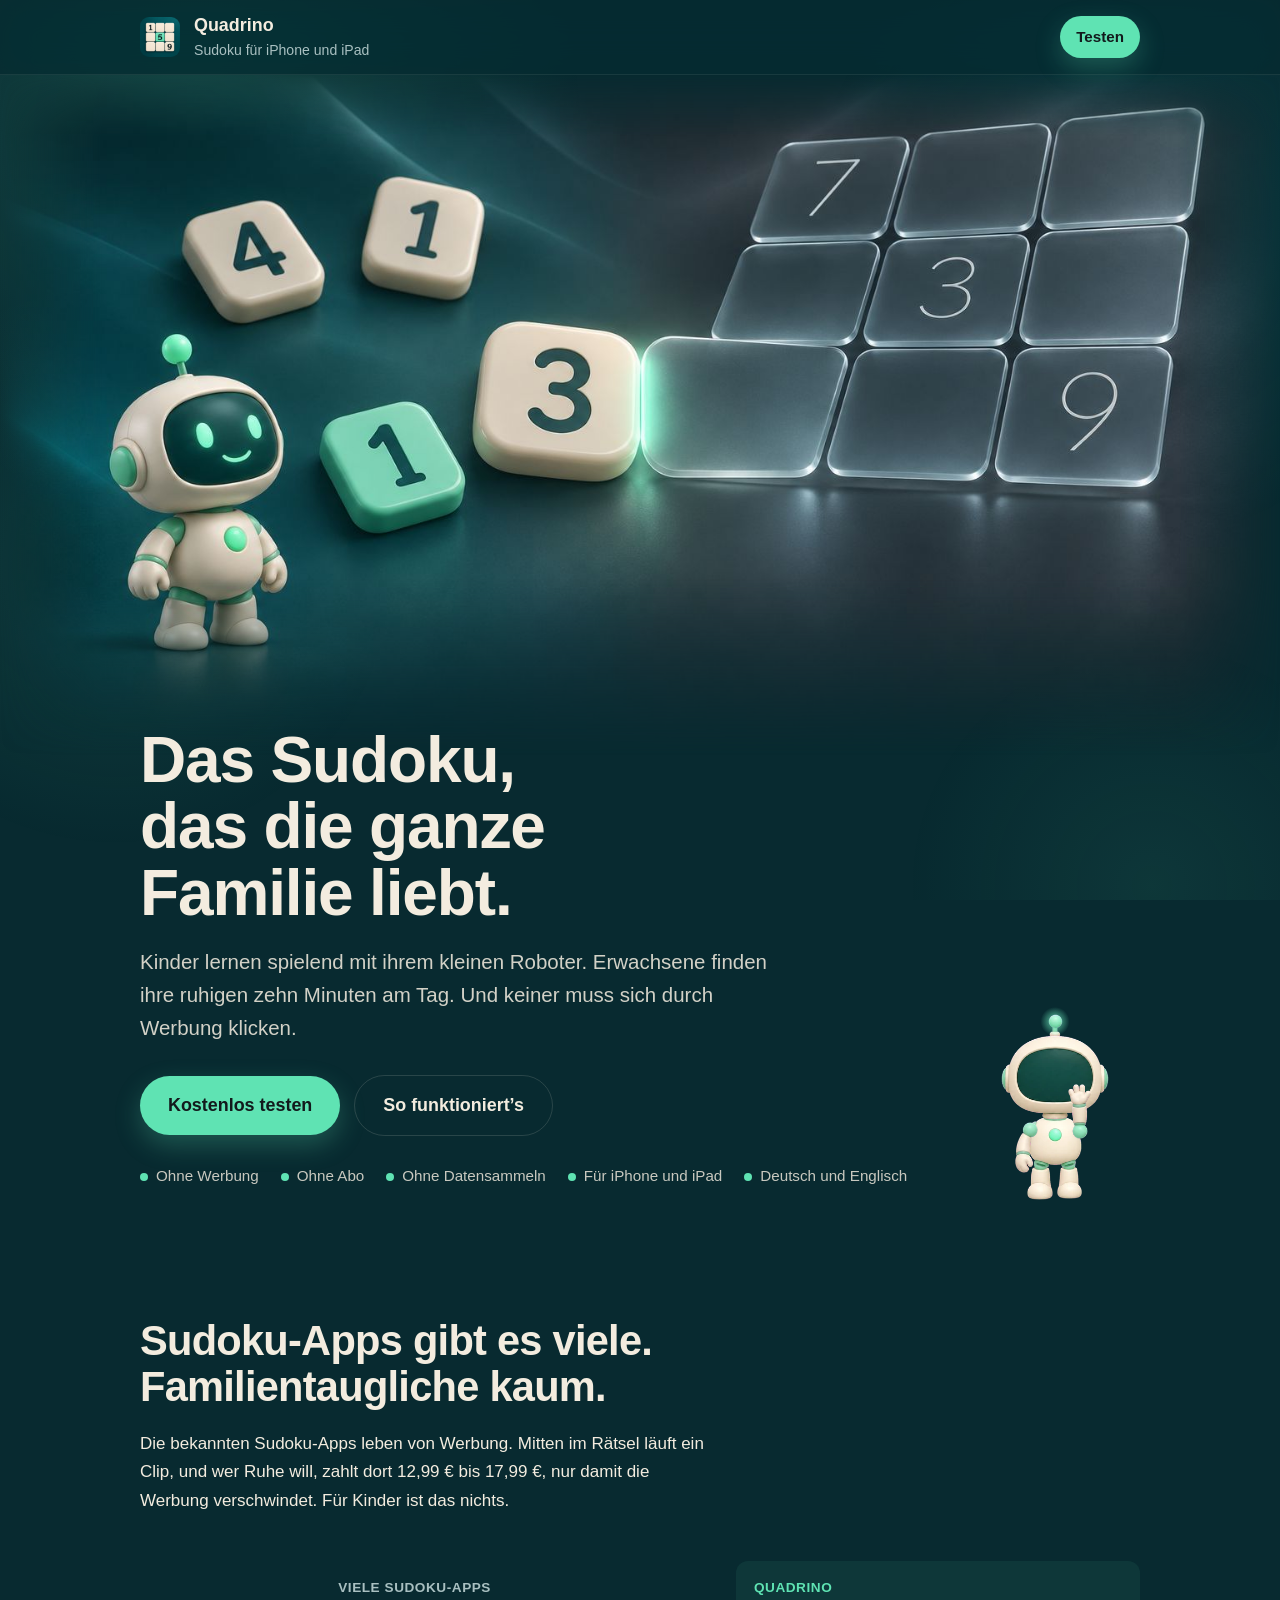
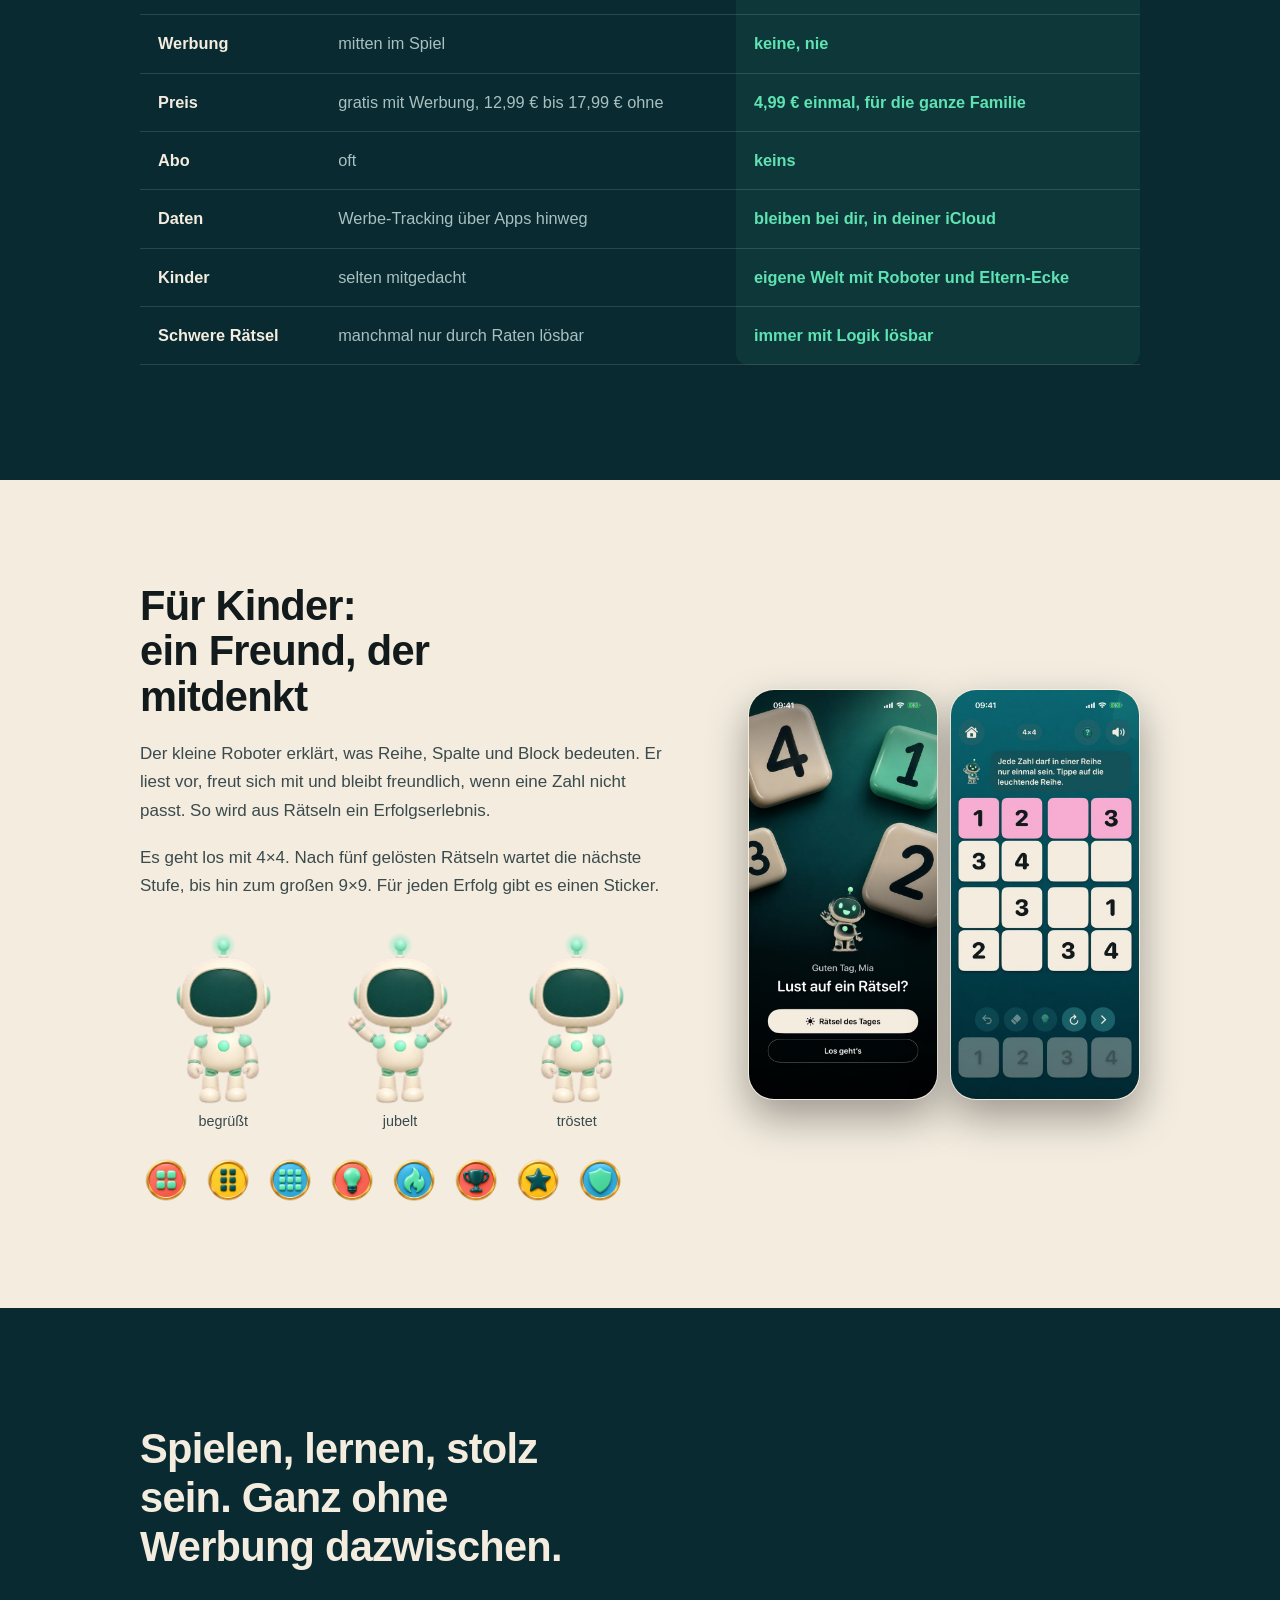
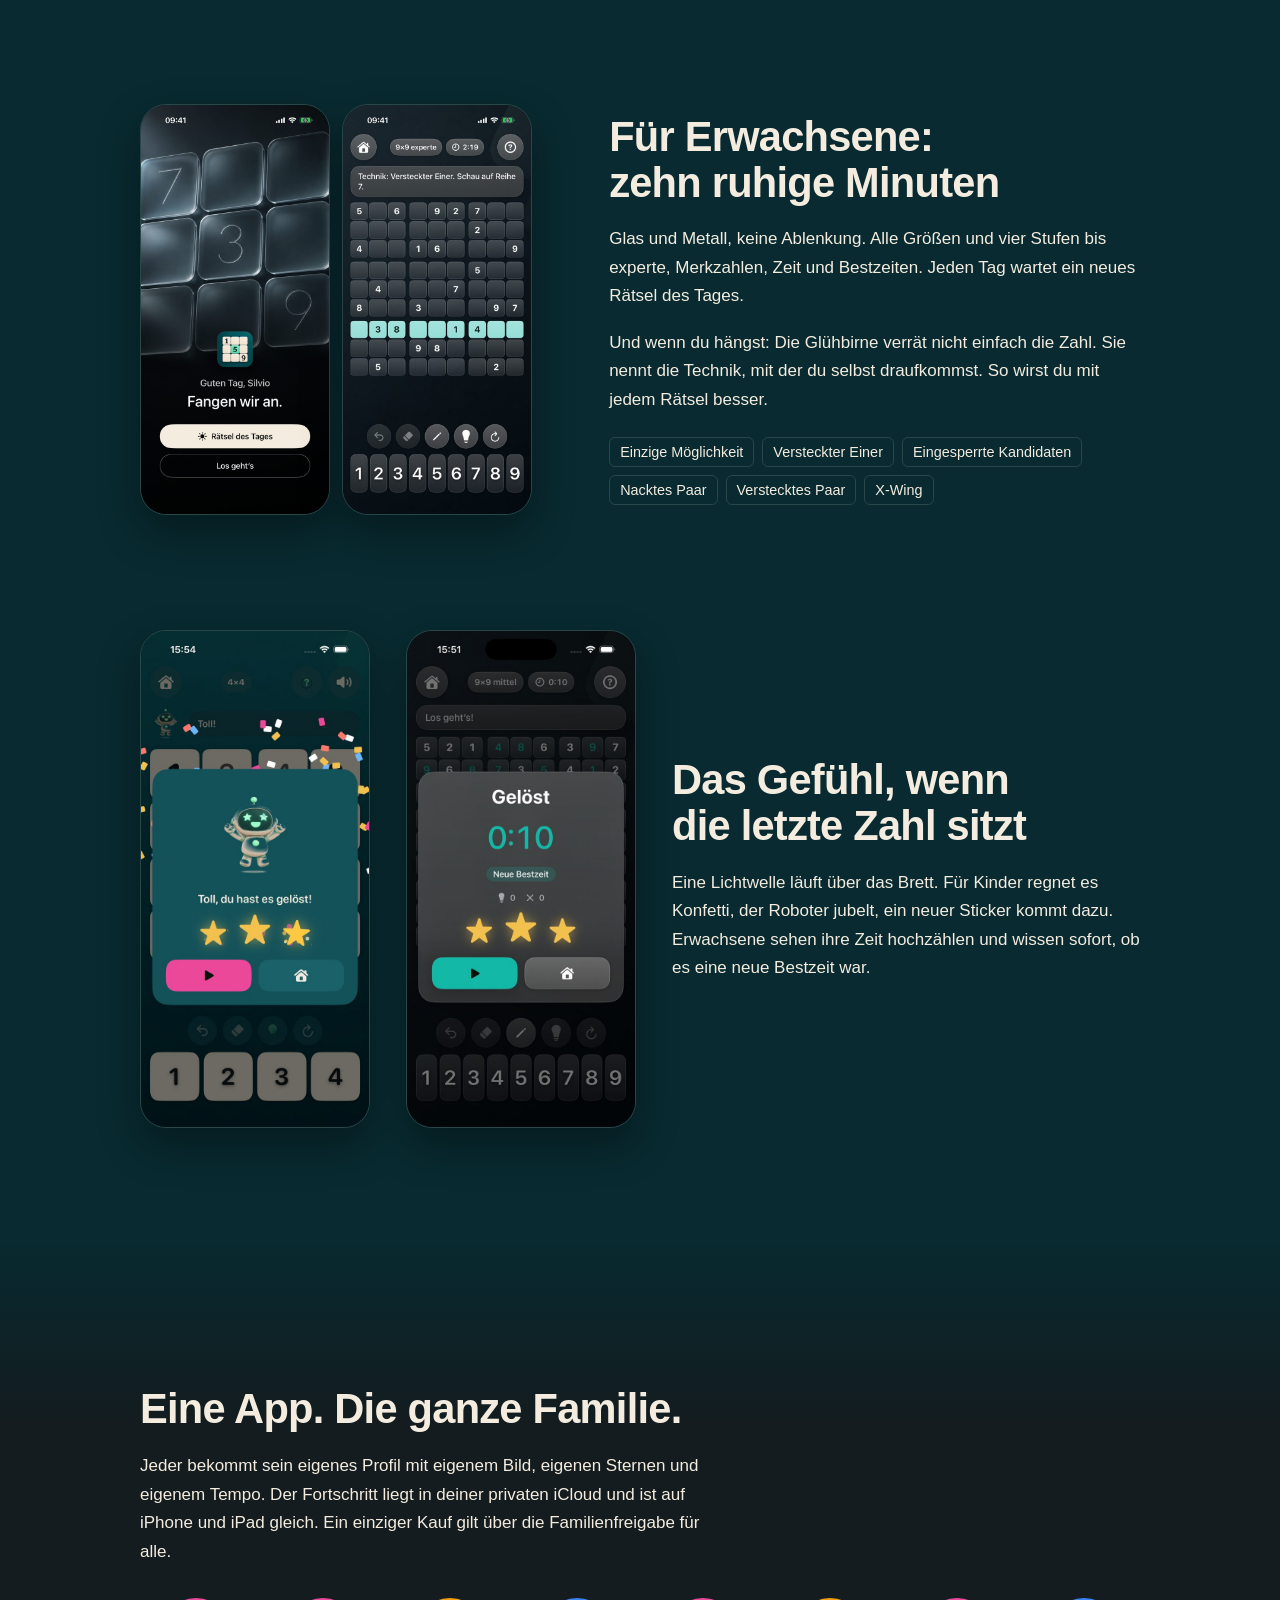
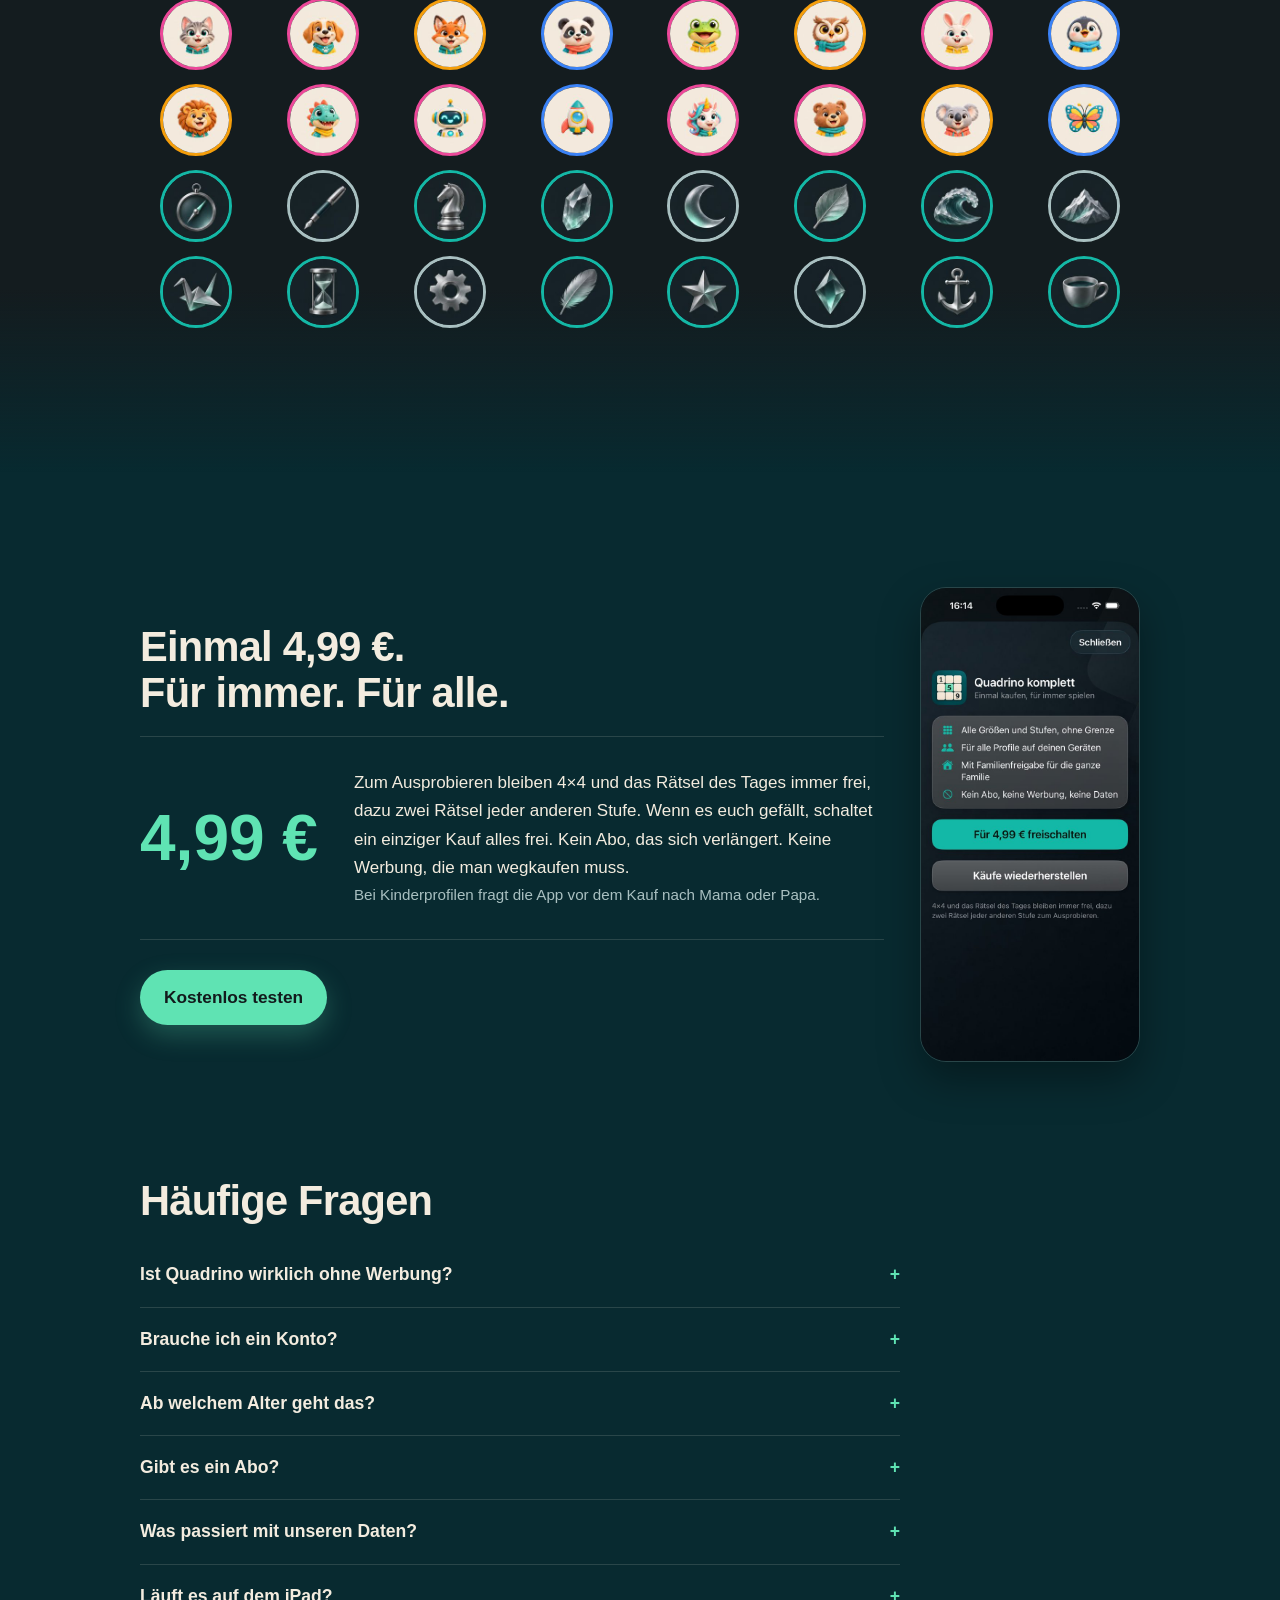
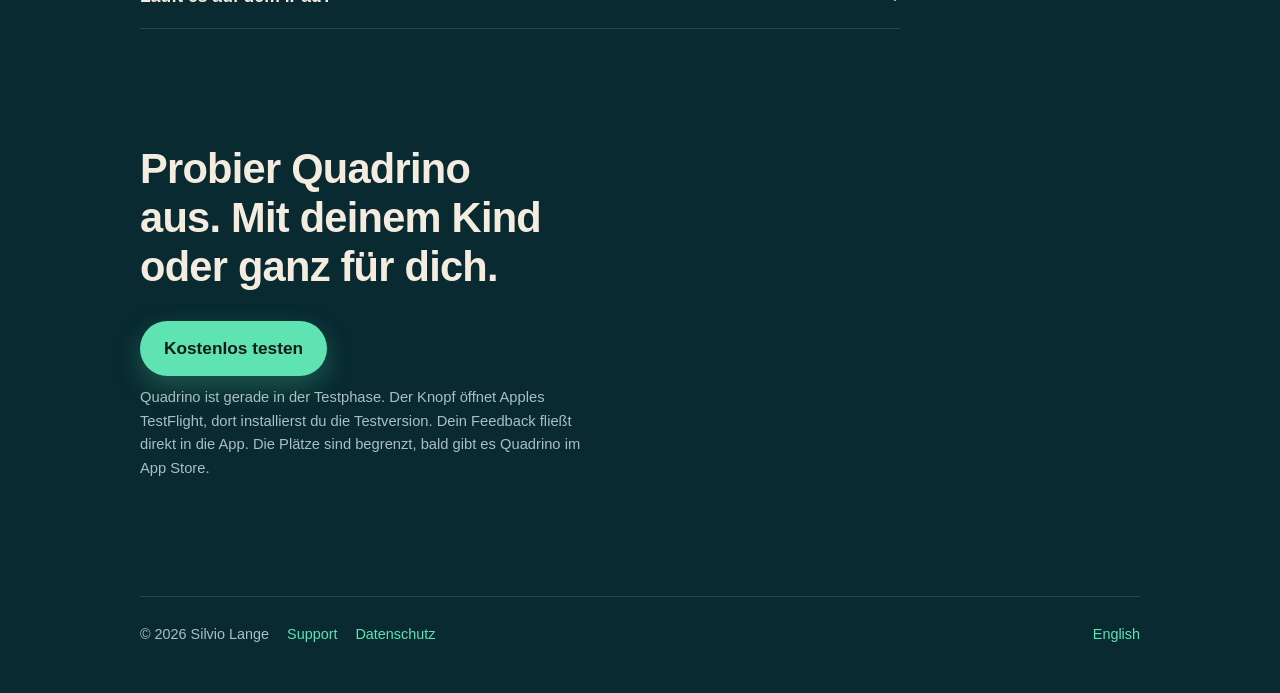
<file: index.html>
<!doctype html>
<html lang="de">
<head>
<meta charset="utf-8">
<meta name="viewport" content="width=device-width, initial-scale=1, viewport-fit=cover">
<title>Quadrino Sudoku</title>
<meta name="description" content="Quadrino ist das Sudoku für die ganze Familie: Kinder lernen spielend mit ihrem Roboter, Erwachsene finden ihre ruhigen Minuten. Ohne Werbung, ohne Abo, ohne Datensammeln.">
<meta property="og:title" content="Quadrino Sudoku">
<meta property="og:description" content="Das Sudoku für die ganze Familie. Ohne Werbung, ohne Abo, ohne Datensammeln.">
<meta property="og:image" content="https://slange-a11y.github.io/quadrino/img/teaser.jpg">
<meta property="og:type" content="website">
<link rel="icon" href="icon.png">
<link rel="stylesheet" href="style.css?v=202611101505">
<link rel="stylesheet" href="roboter.css?v=202611101505">
</head>
<body>
<div class="buehne" aria-hidden="true">
  <i style="width:46vmax;height:46vmax;left:-14vmax;top:30vh;--d:48s;--x:12vw;--y:-10vh;--c:95,227,179;--a:.10"></i>
  <i style="width:52vmax;height:52vmax;left:62vw;top:-12vh;--d:60s;--x:-14vw;--y:16vh;--c:24,120,128;--a:.22"></i>
  <i style="width:40vmax;height:40vmax;left:70vw;top:70vh;--d:54s;--x:-10vw;--y:-14vh;--c:95,227,179;--a:.07"></i>
</div>
<div class="kopf">
<div class="wrap">
  <header class="top">
    <img src="icon.png" width="48" height="48" alt="">
    <div>
      <div class="name">Quadrino</div>
      <div class="sub">Sudoku für iPhone und iPad</div>
    </div>
    <div class="cta-klein"><a class="cta" href="https://testflight.apple.com/join/FUYYN7MQ">Testen</a></div>
  </header>
</div>
</div>

<div class="hero">
  <img src="img/banner.jpg" width="1536" height="1024" srcset="img/banner-768.jpg 768w, img/banner.jpg 1536w" sizes="(max-width: 800px) 100vw, 1240px" alt="Cremefarbene Spielkacheln und ein kleiner Roboter links, ein Raster aus Glaskacheln rechts">
</div>

<div class="wrap">
  <div class="intro intro-zeile">
    <div>
      <h1>Das Sudoku, das die ganze Familie liebt.</h1>
      <p>Kinder lernen spielend mit ihrem kleinen Roboter. Erwachsene finden ihre ruhigen zehn Minuten am Tag. Und keiner muss sich durch Werbung klicken.</p>
      <div class="cta-zeile"><a class="cta" href="https://testflight.apple.com/join/FUYYN7MQ">Kostenlos testen</a><a class="cta leise" href="#so">So funktioniert’s</a></div>
      <ul class="vertrauen"><li>Ohne Werbung</li><li>Ohne Abo</li><li>Ohne Datensammeln</li><li>Für iPhone und iPad</li><li>Deutsch und Englisch</li></ul>
    </div>
    <div class="rig rig-wave" role="img" aria-label="Der Roboter winkt"><div class="r-koerper"><img class="r t-beinR" style="left:33.018%;top:76.071%;width:16.382%" src="img/roboter/rig/beinR.webp" alt="" loading="lazy"><img class="r t-beinL" style="left:50.296%;top:76.071%;width:16.213%" src="img/roboter/rig/beinL.webp" alt="" loading="lazy"><div class="r-oben"><img class="r t-rumpf" style="left:32.782%;top:54.314%;width:34.285%" src="img/roboter/rig/rumpf.webp" alt="" loading="lazy"><div class="r-kopf"><div class="r-antenne"><img class="r t-stab" style="left:45.888%;top:6.109%;width:8.445%" src="img/roboter/rig/stab.webp" alt="" loading="lazy"><i class="r-glow"></i><img class="r t-kugel" style="left:45.026%;top:4.241%;width:10.133%" src="img/roboter/rig/kugel.webp" alt="" loading="lazy"></div><img class="r t-kopf" style="left:17.767%;top:14.635%;width:64.685%" src="img/roboter/rig/kopf.webp" alt="" loading="lazy"><img class="r f f-wave-freundlich" style="left:22.834%;top:15.996%;width:54.383%" src="img/roboter/rig/face-freundlich.webp" alt="" loading="lazy"><img class="r f f-wave-blinzeln" style="left:22.834%;top:15.996%;width:54.383%" src="img/roboter/rig/face-blinzeln.webp" alt="" loading="lazy"><img class="r f f-wave-zwinkern" style="left:22.834%;top:15.996%;width:54.383%" src="img/roboter/rig/face-zwinkern.webp" alt="" loading="lazy"></div><div class="r-arm r-arm-r"><img class="r a t-arm-wink" style="left:56.984%;top:39.302%;width:14.862%" src="img/roboter/rig/arm-wink.webp" alt="" loading="lazy"></div><div class="r-arm r-arm-l"><img class="r a t-arm-haengend" style="left:59.382%;top:58.628%;width:15.031%" src="img/roboter/rig/arm-haengend.webp" alt="" loading="lazy"></div></div></div></div>
  </div>

  <section id="so">
    <h2>Sudoku-Apps gibt es viele.<br>Familientaugliche kaum.</h2>
    <p>Die bekannten Sudoku-Apps leben von Werbung. Mitten im Rätsel läuft ein Clip, und wer Ruhe will, zahlt dort 12,99 € bis 17,99 €, nur damit die Werbung verschwindet. Für Kinder ist das nichts.</p>
    <div class="tabelle">
      <table class="vergleich">
        <thead><tr><th></th><th>Viele Sudoku-Apps</th><th>Quadrino</th></tr></thead>
        <tbody>
            <tr><th scope="row">Werbung</th><td data-label="Viele Sudoku-Apps">mitten im Spiel</td><td data-label="Quadrino">keine, nie</td></tr>
            <tr><th scope="row">Preis</th><td data-label="Viele Sudoku-Apps">gratis mit Werbung, 12,99 € bis 17,99 € ohne</td><td data-label="Quadrino">4,99 € einmal, für die ganze Familie</td></tr>
            <tr><th scope="row">Abo</th><td data-label="Viele Sudoku-Apps">oft</td><td data-label="Quadrino">keins</td></tr>
            <tr><th scope="row">Daten</th><td data-label="Viele Sudoku-Apps">Werbe-Tracking über Apps hinweg</td><td data-label="Quadrino">bleiben bei dir, in deiner iCloud</td></tr>
            <tr><th scope="row">Kinder</th><td data-label="Viele Sudoku-Apps">selten mitgedacht</td><td data-label="Quadrino">eigene Welt mit Roboter und Eltern-Ecke</td></tr>
            <tr><th scope="row">Schwere Rätsel</th><td data-label="Viele Sudoku-Apps">manchmal nur durch Raten lösbar</td><td data-label="Quadrino">immer mit Logik lösbar</td></tr>
        </tbody>
      </table>
    </div>
  </section>
</div>

<div class="band creme">
  <div class="wrap">
    <section>
      <div class="split">
        <div>
          <h2>Für Kinder:<br>ein Freund, der mitdenkt</h2>
          <p>Der kleine Roboter erklärt, was Reihe, Spalte und Block bedeuten. Er liest vor, freut sich mit und bleibt freundlich, wenn eine Zahl nicht passt. So wird aus Rätseln ein Erfolgserlebnis.</p>
          <p>Es geht los mit 4×4. Nach fünf gelösten Rätseln wartet die nächste Stufe, bis hin zum großen 9×9. Für jeden Erfolg gibt es einen Sticker.</p>
          <div class="roboter drei">
        <figure><div class="rig rig-happy" aria-hidden="true"><div class="r-koerper"><img class="r t-beinR" style="left:33.018%;top:76.071%;width:16.382%" src="img/roboter/rig/beinR.webp" alt="" loading="lazy"><img class="r t-beinL" style="left:50.296%;top:76.071%;width:16.213%" src="img/roboter/rig/beinL.webp" alt="" loading="lazy"><div class="r-oben"><img class="r t-rumpf" style="left:32.782%;top:54.314%;width:34.285%" src="img/roboter/rig/rumpf.webp" alt="" loading="lazy"><div class="r-kopf"><div class="r-antenne"><img class="r t-stab" style="left:45.888%;top:6.109%;width:8.445%" src="img/roboter/rig/stab.webp" alt="" loading="lazy"><i class="r-glow"></i><img class="r t-kugel" style="left:45.026%;top:4.241%;width:10.133%" src="img/roboter/rig/kugel.webp" alt="" loading="lazy"></div><img class="r t-kopf" style="left:17.767%;top:14.635%;width:64.685%" src="img/roboter/rig/kopf.webp" alt="" loading="lazy"><img class="r f f-happy-freundlich" style="left:22.834%;top:15.996%;width:54.383%" src="img/roboter/rig/face-freundlich.webp" alt="" loading="lazy"><img class="r f f-happy-blinzeln" style="left:22.834%;top:15.996%;width:54.383%" src="img/roboter/rig/face-blinzeln.webp" alt="" loading="lazy"><img class="r f f-happy-seite" style="left:22.834%;top:15.996%;width:54.383%" src="img/roboter/rig/face-seite.webp" alt="" loading="lazy"><img class="r f f-happy-froehlich" style="left:22.834%;top:15.996%;width:54.383%" src="img/roboter/rig/face-froehlich.webp" alt="" loading="lazy"></div><div class="r-arm r-arm-r"><img class="r a t-arm-haengend" style="left:59.382%;top:58.628%;width:15.031%" src="img/roboter/rig/arm-haengend.webp" alt="" loading="lazy"></div><div class="r-arm r-arm-l"><img class="r a t-arm-haengend" style="left:59.382%;top:58.628%;width:15.031%" src="img/roboter/rig/arm-haengend.webp" alt="" loading="lazy"></div></div></div></div><figcaption>begrüßt</figcaption></figure>
        <figure><div class="rig rig-cheer" aria-hidden="true"><div class="r-koerper"><img class="r t-beinR" style="left:33.018%;top:76.071%;width:16.382%" src="img/roboter/rig/beinR.webp" alt="" loading="lazy"><img class="r t-beinL" style="left:50.296%;top:76.071%;width:16.213%" src="img/roboter/rig/beinL.webp" alt="" loading="lazy"><div class="r-oben"><img class="r t-rumpf" style="left:32.782%;top:54.314%;width:34.285%" src="img/roboter/rig/rumpf.webp" alt="" loading="lazy"><div class="r-kopf"><div class="r-antenne"><img class="r t-stab" style="left:45.888%;top:6.109%;width:8.445%" src="img/roboter/rig/stab.webp" alt="" loading="lazy"><i class="r-glow"></i><img class="r t-kugel" style="left:45.026%;top:4.241%;width:10.133%" src="img/roboter/rig/kugel.webp" alt="" loading="lazy"></div><img class="r t-kopf" style="left:17.767%;top:14.635%;width:64.685%" src="img/roboter/rig/kopf.webp" alt="" loading="lazy"><img class="r f f-cheer-jubeln" style="left:22.834%;top:15.996%;width:54.383%" src="img/roboter/rig/face-jubeln.webp" alt="" loading="lazy"><img class="r f f-cheer-lachen" style="left:22.834%;top:15.996%;width:54.383%" src="img/roboter/rig/face-lachen.webp" alt="" loading="lazy"></div><div class="r-arm r-arm-r"><img class="r a t-arm-jubel" style="left:58.656%;top:46.931%;width:26.516%" src="img/roboter/rig/arm-jubel.webp" alt="" loading="lazy"></div><div class="r-arm r-arm-l"><img class="r a t-arm-jubel" style="left:58.656%;top:46.931%;width:26.516%" src="img/roboter/rig/arm-jubel.webp" alt="" loading="lazy"></div></div></div></div><figcaption>jubelt</figcaption></figure>
        <figure><div class="rig rig-talk" aria-hidden="true"><div class="r-koerper"><img class="r t-beinR" style="left:33.018%;top:76.071%;width:16.382%" src="img/roboter/rig/beinR.webp" alt="" loading="lazy"><img class="r t-beinL" style="left:50.296%;top:76.071%;width:16.213%" src="img/roboter/rig/beinL.webp" alt="" loading="lazy"><div class="r-oben"><img class="r t-rumpf" style="left:32.782%;top:54.314%;width:34.285%" src="img/roboter/rig/rumpf.webp" alt="" loading="lazy"><div class="r-kopf"><div class="r-antenne"><img class="r t-stab" style="left:45.888%;top:6.109%;width:8.445%" src="img/roboter/rig/stab.webp" alt="" loading="lazy"><i class="r-glow"></i><img class="r t-kugel" style="left:45.026%;top:4.241%;width:10.133%" src="img/roboter/rig/kugel.webp" alt="" loading="lazy"></div><img class="r t-kopf" style="left:17.767%;top:14.635%;width:64.685%" src="img/roboter/rig/kopf.webp" alt="" loading="lazy"><img class="r f f-talk-sprechen1" style="left:22.834%;top:15.996%;width:54.383%" src="img/roboter/rig/face-sprechen1.webp" alt="" loading="lazy"><img class="r f f-talk-sprechen2" style="left:22.834%;top:15.996%;width:54.383%" src="img/roboter/rig/face-sprechen2.webp" alt="" loading="lazy"><img class="r f f-talk-freundlich" style="left:22.834%;top:15.996%;width:54.383%" src="img/roboter/rig/face-freundlich.webp" alt="" loading="lazy"><img class="r f f-talk-blinzeln" style="left:22.834%;top:15.996%;width:54.383%" src="img/roboter/rig/face-blinzeln.webp" alt="" loading="lazy"></div><div class="r-arm r-arm-r"><img class="r a t-arm-haengend" style="left:59.382%;top:58.628%;width:15.031%" src="img/roboter/rig/arm-haengend.webp" alt="" loading="lazy"></div><div class="r-arm r-arm-l"><img class="r a t-arm-haengend" style="left:59.382%;top:58.628%;width:15.031%" src="img/roboter/rig/arm-haengend.webp" alt="" loading="lazy"></div></div></div></div><figcaption>tröstet</figcaption></figure>
          </div>
          <div class="medaillen"><img src="img/medaille/K-first4.png" width="52" height="52" alt="" loading="lazy"><img src="img/medaille/K-first6.png" width="52" height="52" alt="" loading="lazy"><img src="img/medaille/K-first9.png" width="52" height="52" alt="" loading="lazy"><img src="img/medaille/K-nohint5.png" width="52" height="52" alt="" loading="lazy"><img src="img/medaille/K-streak3.png" width="52" height="52" alt="" loading="lazy"><img src="img/medaille/K-solved10.png" width="52" height="52" alt="" loading="lazy"><img src="img/medaille/K-stars25.png" width="52" height="52" alt="" loading="lazy"><img src="img/medaille/K-perfect.png" width="52" height="52" alt="" loading="lazy"></div>
        </div>
        <div class="phones"><img class="phone" width="230" height="500" src="img/kind-begruessung.jpg" alt="Begrüßung im Kindermodus mit Roboter" loading="lazy"><img class="phone" width="230" height="500" src="img/kind-spiel.jpg" alt="4×4-Rätsel mit Einführung durch den Roboter" loading="lazy"></div>
      </div>
    </section>
  </div>
</div>

<div class="wrap">
  <section>
    <p class="zitat">Spielen, lernen, stolz sein. Ganz ohne Werbung dazwischen.</p>
  </section>

  <section>
    <div class="split links">
      <div class="phones"><img class="phone" width="230" height="500" src="img/erw-begruessung.jpg" alt="Begrüßung im Erwachsenenmodus mit Glaskacheln" loading="lazy"><img class="phone" width="230" height="500" src="img/erw-hinweis.jpg" alt="Der Hinweis nennt die Technik Versteckter Einer" loading="lazy"></div>
      <div>
        <h2>Für Erwachsene:<br>zehn ruhige Minuten</h2>
        <p>Glas und Metall, keine Ablenkung. Alle Größen und vier Stufen bis experte, Merkzahlen, Zeit und Bestzeiten. Jeden Tag wartet ein neues Rätsel des Tages.</p>
        <p>Und wenn du hängst: Die Glühbirne verrät nicht einfach die Zahl. Sie nennt die Technik, mit der du selbst draufkommst. So wirst du mit jedem Rätsel besser.</p>
        <ul class="techniken"><li>Einzige Möglichkeit</li><li>Versteckter Einer</li><li>Eingesperrte Kandidaten</li><li>Nacktes Paar</li><li>Verstecktes Paar</li><li>X-Wing</li></ul>
      </div>
    </div>
  </section>

  <section>
    <div class="gewinn">
      <img class="phone" width="230" height="500" src="img/kind-gewonnen.jpg" alt="Gewinnmoment für Kinder mit Konfetti und drei Sternen" loading="lazy">
      <img class="phone" width="230" height="500" src="img/erw-gewonnen.jpg" alt="Gewinnmoment für Erwachsene mit Zeit und neuer Bestzeit" loading="lazy">
      <div>
        <h2>Das Gefühl, wenn<br>die letzte Zahl sitzt</h2>
        <p>Eine Lichtwelle läuft über das Brett. Für Kinder regnet es Konfetti, der Roboter jubelt, ein neuer Sticker kommt dazu. Erwachsene sehen ihre Zeit hochzählen und wissen sofort, ob es eine neue Bestzeit war.</p>
      </div>
    </div>
  </section>
</div>

<div class="band graphit">
  <div class="wrap">
    <section>
      <h2>Eine App. Die ganze Familie.</h2>
      <p>Jeder bekommt sein eigenes Profil mit eigenem Bild, eigenen Sternen und eigenem Tempo. Der Fortschritt liegt in deiner privaten iCloud und ist auf iPhone und iPad gleich. Ein einziger Kauf gilt über die Familienfreigabe für alle.</p>
      <div class="avatare">
        <img class="kind" src="img/avatar/katze.jpg" width="72" height="72" alt="" loading="lazy">
        <img class="kind" src="img/avatar/hund.jpg" width="72" height="72" alt="" loading="lazy">
        <img class="kind" src="img/avatar/fuchs.jpg" width="72" height="72" alt="" loading="lazy">
        <img class="kind" src="img/avatar/panda.jpg" width="72" height="72" alt="" loading="lazy">
        <img class="kind" src="img/avatar/frosch.jpg" width="72" height="72" alt="" loading="lazy">
        <img class="kind" src="img/avatar/eule.jpg" width="72" height="72" alt="" loading="lazy">
        <img class="kind" src="img/avatar/hase.jpg" width="72" height="72" alt="" loading="lazy">
        <img class="kind" src="img/avatar/pinguin.jpg" width="72" height="72" alt="" loading="lazy">
        <img class="kind" src="img/avatar/loewe.jpg" width="72" height="72" alt="" loading="lazy">
        <img class="kind" src="img/avatar/dino.jpg" width="72" height="72" alt="" loading="lazy">
        <img class="kind" src="img/avatar/roboter.jpg" width="72" height="72" alt="" loading="lazy">
        <img class="kind" src="img/avatar/rakete.jpg" width="72" height="72" alt="" loading="lazy">
        <img class="kind" src="img/avatar/einhorn.jpg" width="72" height="72" alt="" loading="lazy">
        <img class="kind" src="img/avatar/baer.jpg" width="72" height="72" alt="" loading="lazy">
        <img class="kind" src="img/avatar/koala.jpg" width="72" height="72" alt="" loading="lazy">
        <img class="kind" src="img/avatar/schmetterling.jpg" width="72" height="72" alt="" loading="lazy">
        <img class="erw" src="img/avatar/kompass.jpg" width="72" height="72" alt="" loading="lazy">
        <img class="erw" src="img/avatar/fueller.jpg" width="72" height="72" alt="" loading="lazy">
        <img class="erw" src="img/avatar/springer.jpg" width="72" height="72" alt="" loading="lazy">
        <img class="erw" src="img/avatar/kristall.jpg" width="72" height="72" alt="" loading="lazy">
        <img class="erw" src="img/avatar/mond.jpg" width="72" height="72" alt="" loading="lazy">
        <img class="erw" src="img/avatar/blatt.jpg" width="72" height="72" alt="" loading="lazy">
        <img class="erw" src="img/avatar/welle.jpg" width="72" height="72" alt="" loading="lazy">
        <img class="erw" src="img/avatar/berg.jpg" width="72" height="72" alt="" loading="lazy">
        <img class="erw" src="img/avatar/kranich.jpg" width="72" height="72" alt="" loading="lazy">
        <img class="erw" src="img/avatar/sanduhr.jpg" width="72" height="72" alt="" loading="lazy">
        <img class="erw" src="img/avatar/zahnrad.jpg" width="72" height="72" alt="" loading="lazy">
        <img class="erw" src="img/avatar/feder.jpg" width="72" height="72" alt="" loading="lazy">
        <img class="erw" src="img/avatar/stern.jpg" width="72" height="72" alt="" loading="lazy">
        <img class="erw" src="img/avatar/raute.jpg" width="72" height="72" alt="" loading="lazy">
        <img class="erw" src="img/avatar/anker.jpg" width="72" height="72" alt="" loading="lazy">
        <img class="erw" src="img/avatar/tasse.jpg" width="72" height="72" alt="" loading="lazy">
      </div>
    </section>
  </div>
</div>

<div class="wrap">
  <section>
    <div class="preis-zeile">
      <div>
        <h2>Einmal 4,99 €.<br>Für immer. Für alle.</h2>
        <div class="preis">
          <div class="betrag">4,99 €</div>
          <div>
            <p>Zum Ausprobieren bleiben 4×4 und das Rätsel des Tages immer frei, dazu zwei Rätsel jeder anderen Stufe. Wenn es euch gefällt, schaltet ein einziger Kauf alles frei. Kein Abo, das sich verlängert. Keine Werbung, die man wegkaufen muss.</p>
            <p class="note">Bei Kinderprofilen fragt die App vor dem Kauf nach Mama oder Papa.</p>
          </div>
        </div>
        <div class="cta-zeile"><a class="cta" href="https://testflight.apple.com/join/FUYYN7MQ">Kostenlos testen</a></div>
      </div>
      <img class="phone" width="230" height="500" src="img/kaufseite.jpg" alt="Kaufseite „Quadrino komplett“ mit Preis" loading="lazy">
    </div>
  </section>

  <section class="narrow fragen">
    <h2>Häufige Fragen</h2>
      <details><summary>Ist Quadrino wirklich ohne Werbung?</summary><p>Ja. Es gibt keine Werbung, keine Werbe-Netzwerke und keine Analyse-Werkzeuge in der App. Das bleibt auch so.</p></details>
      <details><summary>Brauche ich ein Konto?</summary><p>Nein. Profile legst du in der App an. Wenn du bei iCloud angemeldet bist, gleicht Quadrino über deine private iCloud zwischen deinen Geräten ab.</p></details>
      <details><summary>Ab welchem Alter geht das?</summary><p>Wer Zahlen von 1 bis 4 kennt, kann mit 4×4 anfangen. Auf Wunsch zeigt Quadrino bei 4×4 und 6×6 Tiere statt Zahlen. Der Roboter führt beim ersten Rätsel jeder Größe Schritt für Schritt durch.</p></details>
      <details><summary>Gibt es ein Abo?</summary><p>Nein. Einmal 4,99 €, dann ist alles frei, über die Familienfreigabe für die ganze Familie.</p></details>
      <details><summary>Was passiert mit unseren Daten?</summary><p>Nichts. Die App sammelt keine Daten. Profile und Fortschritt liegen auf deinem Gerät und in deiner eigenen iCloud, wir als Anbieter sehen davon nichts.</p></details>
      <details><summary>Läuft es auf dem iPad?</summary><p>Ja. Auf dem iPad im Querformat liegt das Brett links und die Zahlen rechts, so spielt es sich besonders angenehm.</p></details>
  </section>

  <section class="schluss">
    <p class="zitat">Probier Quadrino aus. Mit deinem Kind oder ganz für dich.</p>
    <div class="cta-zeile"><a class="cta" href="https://testflight.apple.com/join/FUYYN7MQ">Kostenlos testen</a></div>
    <p class="cta-hinweis">Quadrino ist gerade in der Testphase. Der Knopf öffnet Apples TestFlight, dort installierst du die Testversion. Dein Feedback fließt direkt in die App. Die Plätze sind begrenzt, bald gibt es Quadrino im App Store.</p>
  </section>

  <footer>
    <span>© 2026 Silvio Lange</span>
    <a href="support.html">Support</a><a href="datenschutz.html">Datenschutz</a>
    <a class="lang" href="en/">English</a>
  </footer>
</div>
<script>
// Abschnitte gleiten beim Scrollen herein. Was beim Laden schon zu sehen ist, bleibt sofort stehen.
(function () {
  if (!("IntersectionObserver" in window) || matchMedia("(prefers-reduced-motion: reduce)").matches) return;
  document.documentElement.classList.add("js");
  var io = new IntersectionObserver(function (es) {
    es.forEach(function (e) { if (e.isIntersecting) { e.target.classList.add("da"); io.unobserve(e.target); } });
  }, { rootMargin: "0px 0px -8% 0px" });
  document.querySelectorAll("section, .band").forEach(function (el) {
    if (el.getBoundingClientRect().top < innerHeight) return;
    el.classList.add("gleiten"); io.observe(el);
  });
})();
</script>
</body>
</html>
</file>
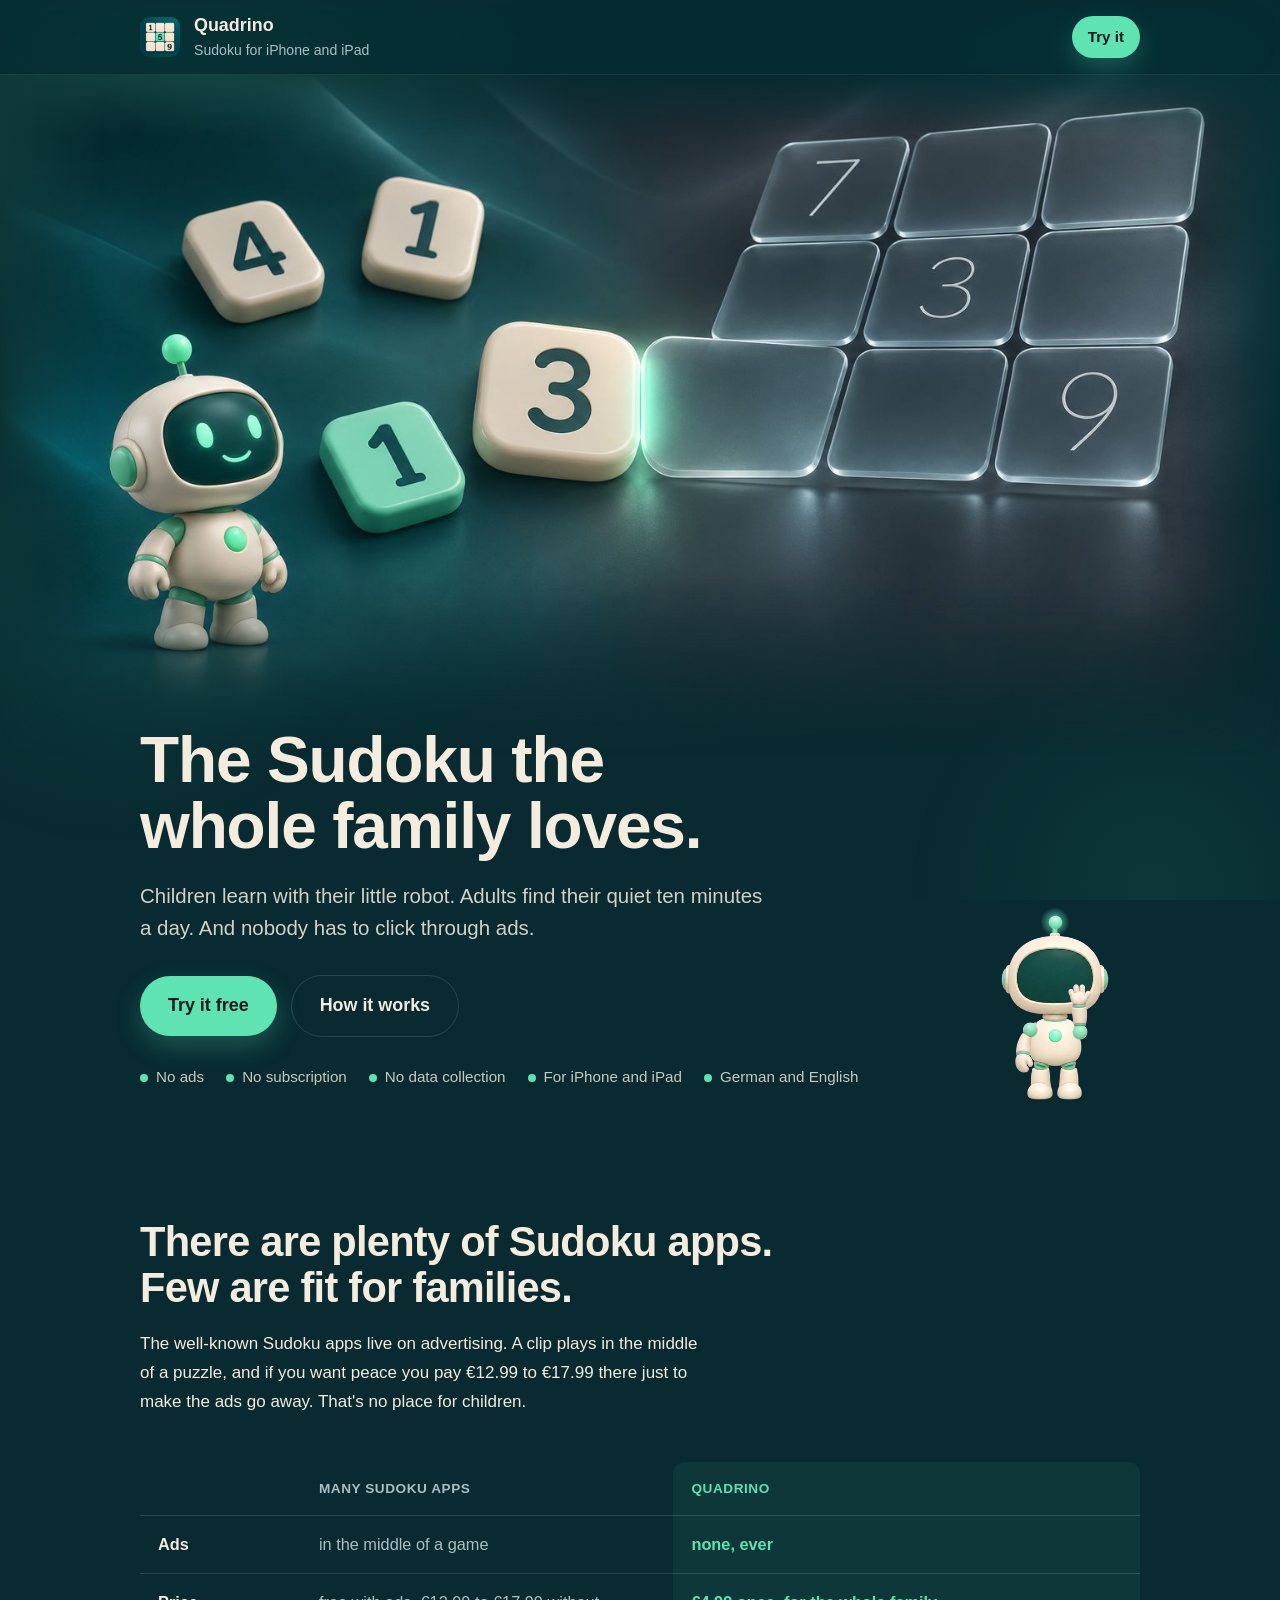
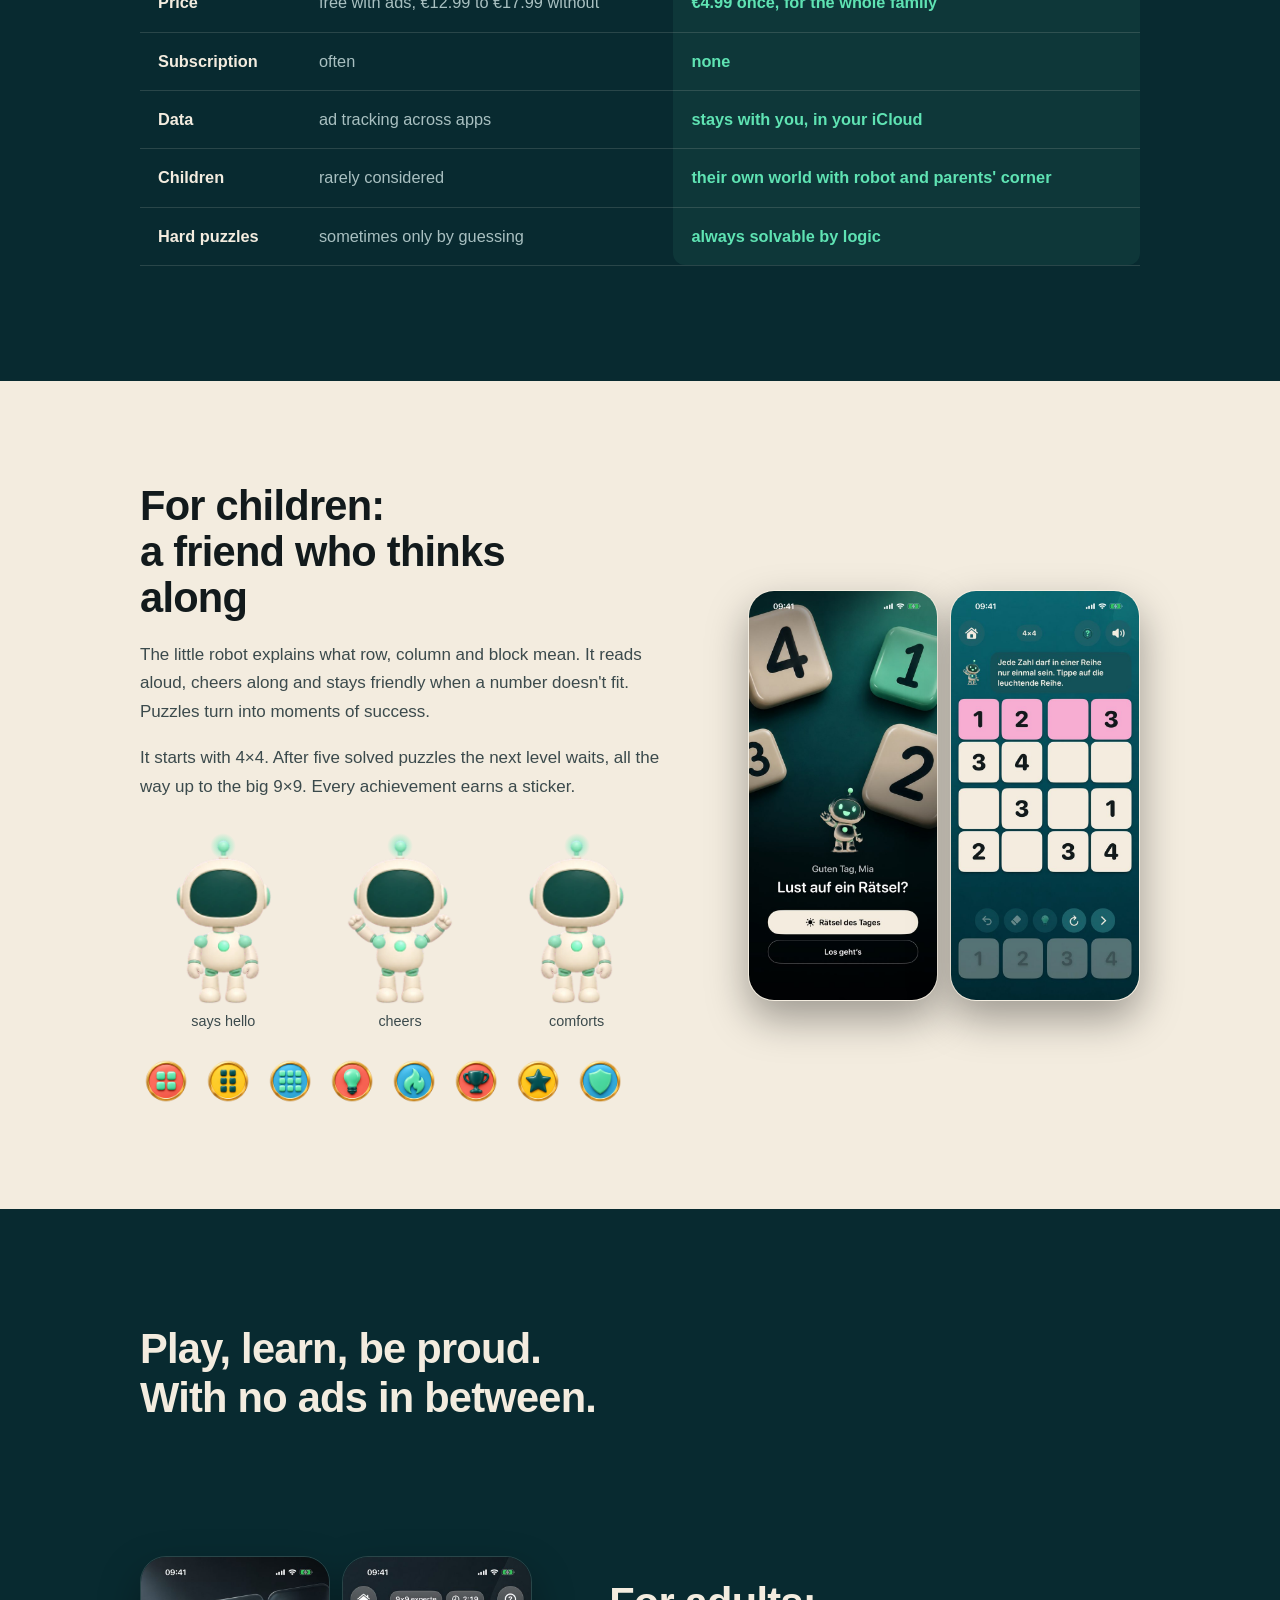
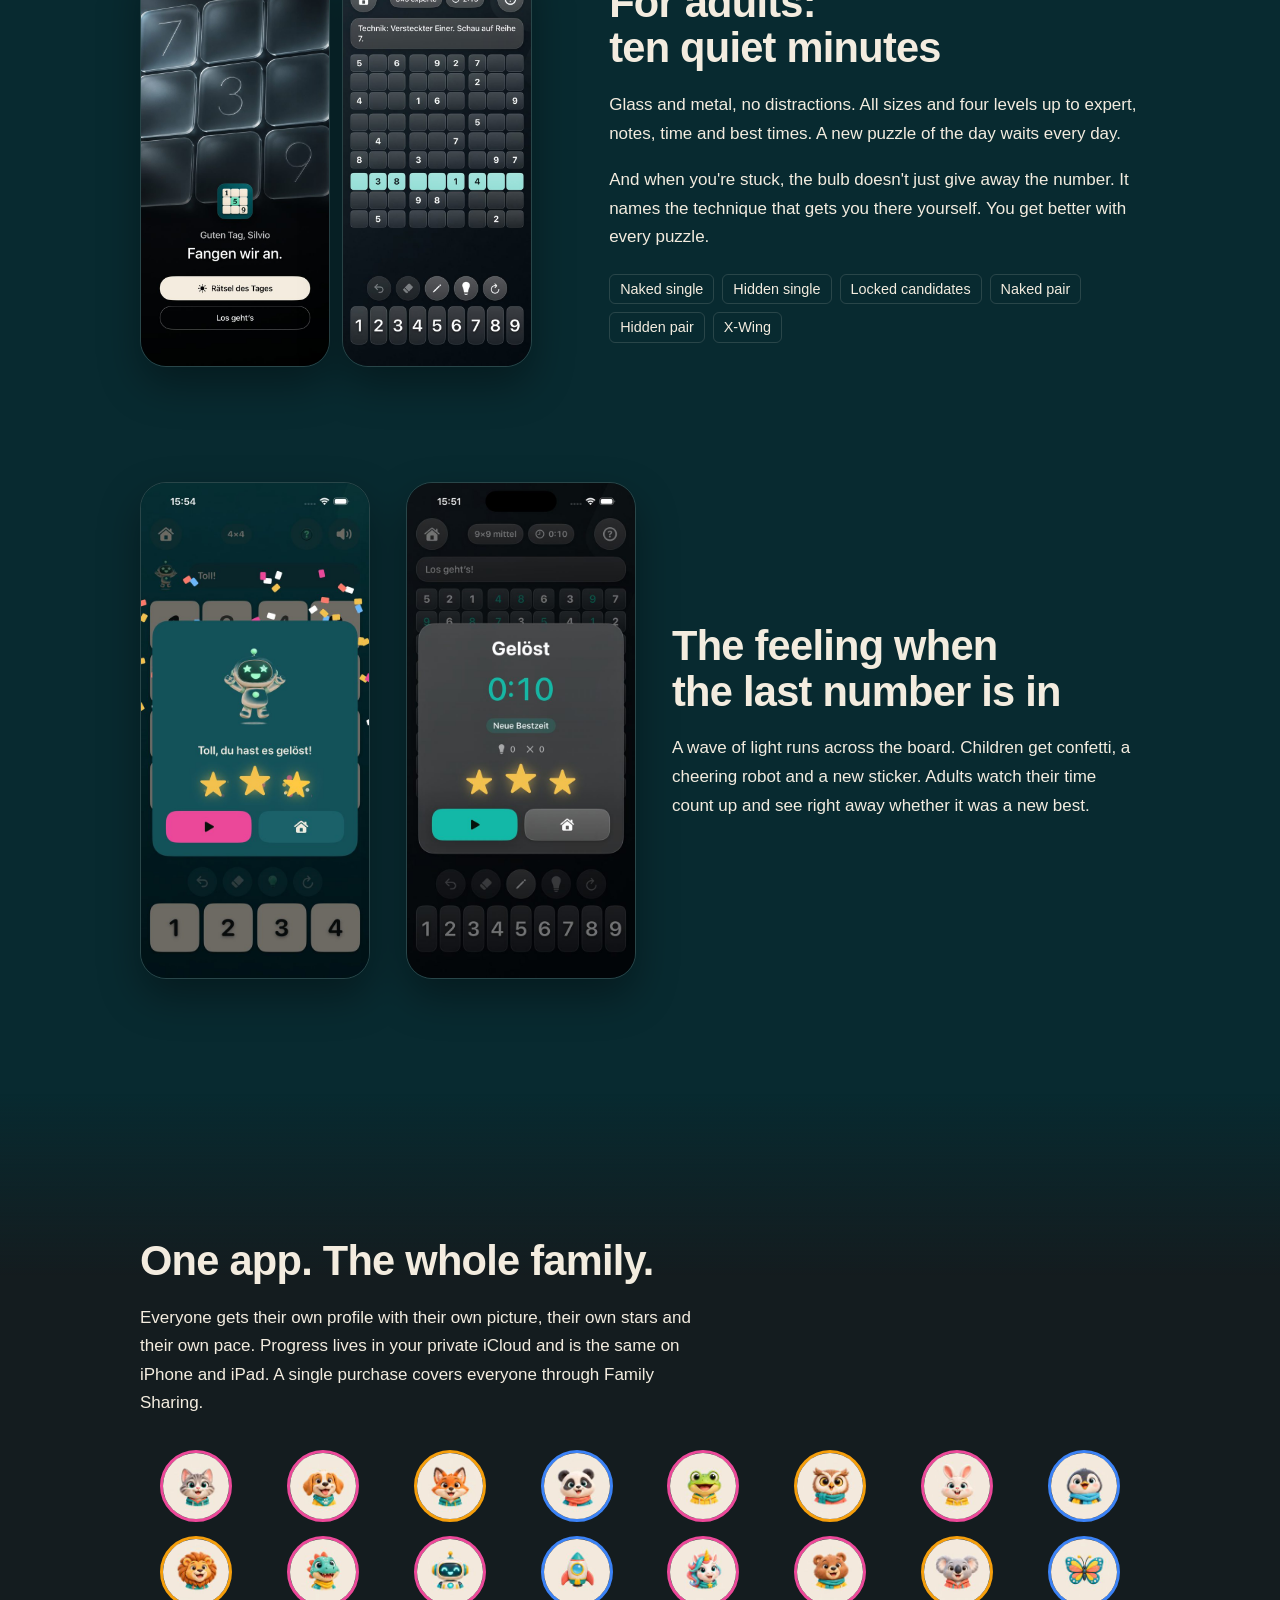
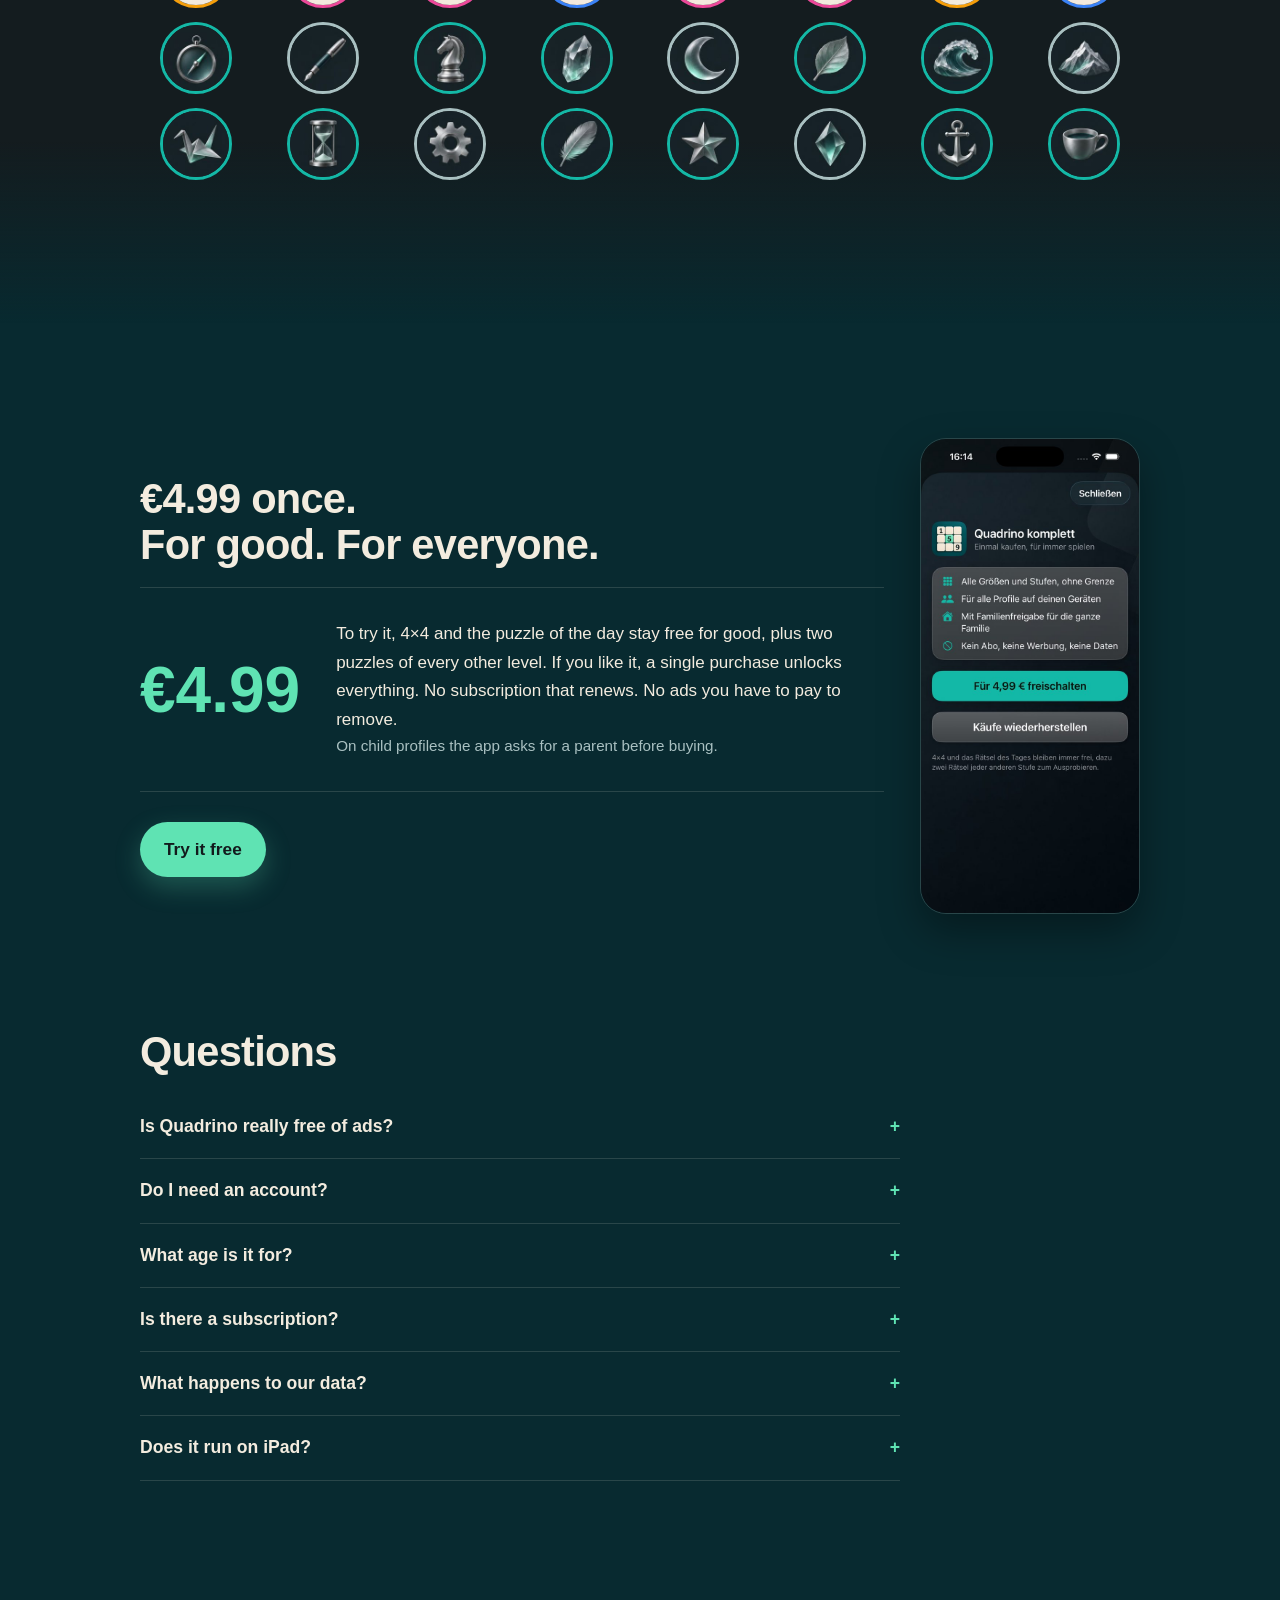
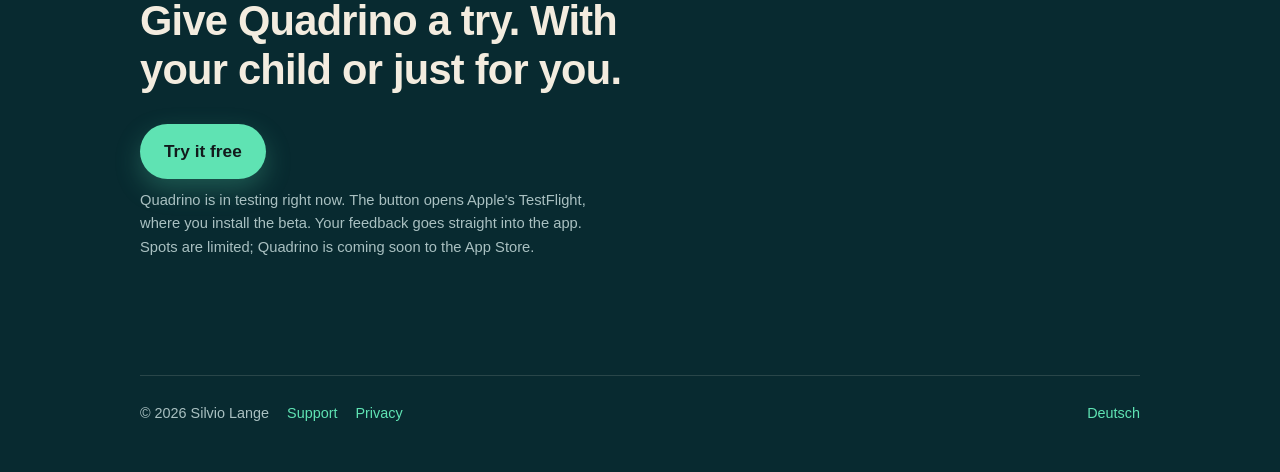
<file: en/index.html>
<!doctype html>
<html lang="en">
<head>
<meta charset="utf-8">
<meta name="viewport" content="width=device-width, initial-scale=1, viewport-fit=cover">
<title>Quadrino Sudoku</title>
<meta name="description" content="Quadrino is the Sudoku for the whole family: children learn with their little robot, adults find their quiet minutes. No ads, no subscription, no data collection.">
<meta property="og:title" content="Quadrino Sudoku">
<meta property="og:description" content="The Sudoku for the whole family. No ads, no subscription, no data collection.">
<meta property="og:image" content="https://slange-a11y.github.io/quadrino/img/teaser.jpg">
<meta property="og:type" content="website">
<link rel="icon" href="../icon.png">
<link rel="stylesheet" href="../style.css?v=202611101505">
<link rel="stylesheet" href="../roboter.css?v=202611101505">
</head>
<body>
<div class="buehne" aria-hidden="true">
  <i style="width:46vmax;height:46vmax;left:-14vmax;top:30vh;--d:48s;--x:12vw;--y:-10vh;--c:95,227,179;--a:.10"></i>
  <i style="width:52vmax;height:52vmax;left:62vw;top:-12vh;--d:60s;--x:-14vw;--y:16vh;--c:24,120,128;--a:.22"></i>
  <i style="width:40vmax;height:40vmax;left:70vw;top:70vh;--d:54s;--x:-10vw;--y:-14vh;--c:95,227,179;--a:.07"></i>
</div>
<div class="kopf">
<div class="wrap">
  <header class="top">
    <img src="../icon.png" width="48" height="48" alt="">
    <div>
      <div class="name">Quadrino</div>
      <div class="sub">Sudoku for iPhone and iPad</div>
    </div>
    <div class="cta-klein"><a class="cta" href="https://testflight.apple.com/join/FUYYN7MQ">Try it</a></div>
  </header>
</div>
</div>

<div class="hero">
  <img src="../img/banner.jpg" width="1536" height="1024" srcset="../img/banner-768.jpg 768w, ../img/banner.jpg 1536w" sizes="(max-width: 800px) 100vw, 1240px" alt="Cream play tiles and a small robot on the left, a grid of glass tiles on the right">
</div>

<div class="wrap">
  <div class="intro intro-zeile">
    <div>
      <h1>The Sudoku the whole family loves.</h1>
      <p>Children learn with their little robot. Adults find their quiet ten minutes a day. And nobody has to click through ads.</p>
      <div class="cta-zeile"><a class="cta" href="https://testflight.apple.com/join/FUYYN7MQ">Try it free</a><a class="cta leise" href="#so">How it works</a></div>
      <ul class="vertrauen"><li>No ads</li><li>No subscription</li><li>No data collection</li><li>For iPhone and iPad</li><li>German and English</li></ul>
    </div>
    <div class="rig rig-wave" role="img" aria-label="The robot waves"><div class="r-koerper"><img class="r t-beinR" style="left:33.018%;top:76.071%;width:16.382%" src="../img/roboter/rig/beinR.webp" alt="" loading="lazy"><img class="r t-beinL" style="left:50.296%;top:76.071%;width:16.213%" src="../img/roboter/rig/beinL.webp" alt="" loading="lazy"><div class="r-oben"><img class="r t-rumpf" style="left:32.782%;top:54.314%;width:34.285%" src="../img/roboter/rig/rumpf.webp" alt="" loading="lazy"><div class="r-kopf"><div class="r-antenne"><img class="r t-stab" style="left:45.888%;top:6.109%;width:8.445%" src="../img/roboter/rig/stab.webp" alt="" loading="lazy"><i class="r-glow"></i><img class="r t-kugel" style="left:45.026%;top:4.241%;width:10.133%" src="../img/roboter/rig/kugel.webp" alt="" loading="lazy"></div><img class="r t-kopf" style="left:17.767%;top:14.635%;width:64.685%" src="../img/roboter/rig/kopf.webp" alt="" loading="lazy"><img class="r f f-wave-freundlich" style="left:22.834%;top:15.996%;width:54.383%" src="../img/roboter/rig/face-freundlich.webp" alt="" loading="lazy"><img class="r f f-wave-blinzeln" style="left:22.834%;top:15.996%;width:54.383%" src="../img/roboter/rig/face-blinzeln.webp" alt="" loading="lazy"><img class="r f f-wave-zwinkern" style="left:22.834%;top:15.996%;width:54.383%" src="../img/roboter/rig/face-zwinkern.webp" alt="" loading="lazy"></div><div class="r-arm r-arm-r"><img class="r a t-arm-wink" style="left:56.984%;top:39.302%;width:14.862%" src="../img/roboter/rig/arm-wink.webp" alt="" loading="lazy"></div><div class="r-arm r-arm-l"><img class="r a t-arm-haengend" style="left:59.382%;top:58.628%;width:15.031%" src="../img/roboter/rig/arm-haengend.webp" alt="" loading="lazy"></div></div></div></div>
  </div>

  <section id="so">
    <h2>There are plenty of Sudoku apps.<br>Few are fit for families.</h2>
    <p>The well-known Sudoku apps live on advertising. A clip plays in the middle of a puzzle, and if you want peace you pay €12.99 to €17.99 there just to make the ads go away. That's no place for children.</p>
    <div class="tabelle">
      <table class="vergleich">
        <thead><tr><th></th><th>Many Sudoku apps</th><th>Quadrino</th></tr></thead>
        <tbody>
            <tr><th scope="row">Ads</th><td data-label="Many Sudoku apps">in the middle of a game</td><td data-label="Quadrino">none, ever</td></tr>
            <tr><th scope="row">Price</th><td data-label="Many Sudoku apps">free with ads, €12.99 to €17.99 without</td><td data-label="Quadrino">€4.99 once, for the whole family</td></tr>
            <tr><th scope="row">Subscription</th><td data-label="Many Sudoku apps">often</td><td data-label="Quadrino">none</td></tr>
            <tr><th scope="row">Data</th><td data-label="Many Sudoku apps">ad tracking across apps</td><td data-label="Quadrino">stays with you, in your iCloud</td></tr>
            <tr><th scope="row">Children</th><td data-label="Many Sudoku apps">rarely considered</td><td data-label="Quadrino">their own world with robot and parents' corner</td></tr>
            <tr><th scope="row">Hard puzzles</th><td data-label="Many Sudoku apps">sometimes only by guessing</td><td data-label="Quadrino">always solvable by logic</td></tr>
        </tbody>
      </table>
    </div>
  </section>
</div>

<div class="band creme">
  <div class="wrap">
    <section>
      <div class="split">
        <div>
          <h2>For children:<br>a friend who thinks along</h2>
          <p>The little robot explains what row, column and block mean. It reads aloud, cheers along and stays friendly when a number doesn't fit. Puzzles turn into moments of success.</p>
          <p>It starts with 4×4. After five solved puzzles the next level waits, all the way up to the big 9×9. Every achievement earns a sticker.</p>
          <div class="roboter drei">
        <figure><div class="rig rig-happy" aria-hidden="true"><div class="r-koerper"><img class="r t-beinR" style="left:33.018%;top:76.071%;width:16.382%" src="../img/roboter/rig/beinR.webp" alt="" loading="lazy"><img class="r t-beinL" style="left:50.296%;top:76.071%;width:16.213%" src="../img/roboter/rig/beinL.webp" alt="" loading="lazy"><div class="r-oben"><img class="r t-rumpf" style="left:32.782%;top:54.314%;width:34.285%" src="../img/roboter/rig/rumpf.webp" alt="" loading="lazy"><div class="r-kopf"><div class="r-antenne"><img class="r t-stab" style="left:45.888%;top:6.109%;width:8.445%" src="../img/roboter/rig/stab.webp" alt="" loading="lazy"><i class="r-glow"></i><img class="r t-kugel" style="left:45.026%;top:4.241%;width:10.133%" src="../img/roboter/rig/kugel.webp" alt="" loading="lazy"></div><img class="r t-kopf" style="left:17.767%;top:14.635%;width:64.685%" src="../img/roboter/rig/kopf.webp" alt="" loading="lazy"><img class="r f f-happy-freundlich" style="left:22.834%;top:15.996%;width:54.383%" src="../img/roboter/rig/face-freundlich.webp" alt="" loading="lazy"><img class="r f f-happy-blinzeln" style="left:22.834%;top:15.996%;width:54.383%" src="../img/roboter/rig/face-blinzeln.webp" alt="" loading="lazy"><img class="r f f-happy-seite" style="left:22.834%;top:15.996%;width:54.383%" src="../img/roboter/rig/face-seite.webp" alt="" loading="lazy"><img class="r f f-happy-froehlich" style="left:22.834%;top:15.996%;width:54.383%" src="../img/roboter/rig/face-froehlich.webp" alt="" loading="lazy"></div><div class="r-arm r-arm-r"><img class="r a t-arm-haengend" style="left:59.382%;top:58.628%;width:15.031%" src="../img/roboter/rig/arm-haengend.webp" alt="" loading="lazy"></div><div class="r-arm r-arm-l"><img class="r a t-arm-haengend" style="left:59.382%;top:58.628%;width:15.031%" src="../img/roboter/rig/arm-haengend.webp" alt="" loading="lazy"></div></div></div></div><figcaption>says hello</figcaption></figure>
        <figure><div class="rig rig-cheer" aria-hidden="true"><div class="r-koerper"><img class="r t-beinR" style="left:33.018%;top:76.071%;width:16.382%" src="../img/roboter/rig/beinR.webp" alt="" loading="lazy"><img class="r t-beinL" style="left:50.296%;top:76.071%;width:16.213%" src="../img/roboter/rig/beinL.webp" alt="" loading="lazy"><div class="r-oben"><img class="r t-rumpf" style="left:32.782%;top:54.314%;width:34.285%" src="../img/roboter/rig/rumpf.webp" alt="" loading="lazy"><div class="r-kopf"><div class="r-antenne"><img class="r t-stab" style="left:45.888%;top:6.109%;width:8.445%" src="../img/roboter/rig/stab.webp" alt="" loading="lazy"><i class="r-glow"></i><img class="r t-kugel" style="left:45.026%;top:4.241%;width:10.133%" src="../img/roboter/rig/kugel.webp" alt="" loading="lazy"></div><img class="r t-kopf" style="left:17.767%;top:14.635%;width:64.685%" src="../img/roboter/rig/kopf.webp" alt="" loading="lazy"><img class="r f f-cheer-jubeln" style="left:22.834%;top:15.996%;width:54.383%" src="../img/roboter/rig/face-jubeln.webp" alt="" loading="lazy"><img class="r f f-cheer-lachen" style="left:22.834%;top:15.996%;width:54.383%" src="../img/roboter/rig/face-lachen.webp" alt="" loading="lazy"></div><div class="r-arm r-arm-r"><img class="r a t-arm-jubel" style="left:58.656%;top:46.931%;width:26.516%" src="../img/roboter/rig/arm-jubel.webp" alt="" loading="lazy"></div><div class="r-arm r-arm-l"><img class="r a t-arm-jubel" style="left:58.656%;top:46.931%;width:26.516%" src="../img/roboter/rig/arm-jubel.webp" alt="" loading="lazy"></div></div></div></div><figcaption>cheers</figcaption></figure>
        <figure><div class="rig rig-talk" aria-hidden="true"><div class="r-koerper"><img class="r t-beinR" style="left:33.018%;top:76.071%;width:16.382%" src="../img/roboter/rig/beinR.webp" alt="" loading="lazy"><img class="r t-beinL" style="left:50.296%;top:76.071%;width:16.213%" src="../img/roboter/rig/beinL.webp" alt="" loading="lazy"><div class="r-oben"><img class="r t-rumpf" style="left:32.782%;top:54.314%;width:34.285%" src="../img/roboter/rig/rumpf.webp" alt="" loading="lazy"><div class="r-kopf"><div class="r-antenne"><img class="r t-stab" style="left:45.888%;top:6.109%;width:8.445%" src="../img/roboter/rig/stab.webp" alt="" loading="lazy"><i class="r-glow"></i><img class="r t-kugel" style="left:45.026%;top:4.241%;width:10.133%" src="../img/roboter/rig/kugel.webp" alt="" loading="lazy"></div><img class="r t-kopf" style="left:17.767%;top:14.635%;width:64.685%" src="../img/roboter/rig/kopf.webp" alt="" loading="lazy"><img class="r f f-talk-sprechen1" style="left:22.834%;top:15.996%;width:54.383%" src="../img/roboter/rig/face-sprechen1.webp" alt="" loading="lazy"><img class="r f f-talk-sprechen2" style="left:22.834%;top:15.996%;width:54.383%" src="../img/roboter/rig/face-sprechen2.webp" alt="" loading="lazy"><img class="r f f-talk-freundlich" style="left:22.834%;top:15.996%;width:54.383%" src="../img/roboter/rig/face-freundlich.webp" alt="" loading="lazy"><img class="r f f-talk-blinzeln" style="left:22.834%;top:15.996%;width:54.383%" src="../img/roboter/rig/face-blinzeln.webp" alt="" loading="lazy"></div><div class="r-arm r-arm-r"><img class="r a t-arm-haengend" style="left:59.382%;top:58.628%;width:15.031%" src="../img/roboter/rig/arm-haengend.webp" alt="" loading="lazy"></div><div class="r-arm r-arm-l"><img class="r a t-arm-haengend" style="left:59.382%;top:58.628%;width:15.031%" src="../img/roboter/rig/arm-haengend.webp" alt="" loading="lazy"></div></div></div></div><figcaption>comforts</figcaption></figure>
          </div>
          <div class="medaillen"><img src="../img/medaille/K-first4.png" width="52" height="52" alt="" loading="lazy"><img src="../img/medaille/K-first6.png" width="52" height="52" alt="" loading="lazy"><img src="../img/medaille/K-first9.png" width="52" height="52" alt="" loading="lazy"><img src="../img/medaille/K-nohint5.png" width="52" height="52" alt="" loading="lazy"><img src="../img/medaille/K-streak3.png" width="52" height="52" alt="" loading="lazy"><img src="../img/medaille/K-solved10.png" width="52" height="52" alt="" loading="lazy"><img src="../img/medaille/K-stars25.png" width="52" height="52" alt="" loading="lazy"><img src="../img/medaille/K-perfect.png" width="52" height="52" alt="" loading="lazy"></div>
        </div>
        <div class="phones"><img class="phone" width="230" height="500" src="../img/kind-begruessung.jpg" alt="Welcome screen in kids mode with the robot" loading="lazy"><img class="phone" width="230" height="500" src="../img/kind-spiel.jpg" alt="4×4 puzzle with the robot's introduction" loading="lazy"></div>
      </div>
    </section>
  </div>
</div>

<div class="wrap">
  <section>
    <p class="zitat">Play, learn, be proud. With no ads in between.</p>
  </section>

  <section>
    <div class="split links">
      <div class="phones"><img class="phone" width="230" height="500" src="../img/erw-begruessung.jpg" alt="Welcome screen in adult mode with glass tiles" loading="lazy"><img class="phone" width="230" height="500" src="../img/erw-hinweis.jpg" alt="The hint names the technique Hidden single" loading="lazy"></div>
      <div>
        <h2>For adults:<br>ten quiet minutes</h2>
        <p>Glass and metal, no distractions. All sizes and four levels up to expert, notes, time and best times. A new puzzle of the day waits every day.</p>
        <p>And when you're stuck, the bulb doesn't just give away the number. It names the technique that gets you there yourself. You get better with every puzzle.</p>
        <ul class="techniken"><li>Naked single</li><li>Hidden single</li><li>Locked candidates</li><li>Naked pair</li><li>Hidden pair</li><li>X-Wing</li></ul>
      </div>
    </div>
  </section>

  <section>
    <div class="gewinn">
      <img class="phone" width="230" height="500" src="../img/kind-gewonnen.jpg" alt="Winning moment for children with confetti and three stars" loading="lazy">
      <img class="phone" width="230" height="500" src="../img/erw-gewonnen.jpg" alt="Winning moment for adults with time and a new best" loading="lazy">
      <div>
        <h2>The feeling when<br>the last number is in</h2>
        <p>A wave of light runs across the board. Children get confetti, a cheering robot and a new sticker. Adults watch their time count up and see right away whether it was a new best.</p>
      </div>
    </div>
  </section>
</div>

<div class="band graphit">
  <div class="wrap">
    <section>
      <h2>One app. The whole family.</h2>
      <p>Everyone gets their own profile with their own picture, their own stars and their own pace. Progress lives in your private iCloud and is the same on iPhone and iPad. A single purchase covers everyone through Family Sharing.</p>
      <div class="avatare">
        <img class="kind" src="../img/avatar/katze.jpg" width="72" height="72" alt="" loading="lazy">
        <img class="kind" src="../img/avatar/hund.jpg" width="72" height="72" alt="" loading="lazy">
        <img class="kind" src="../img/avatar/fuchs.jpg" width="72" height="72" alt="" loading="lazy">
        <img class="kind" src="../img/avatar/panda.jpg" width="72" height="72" alt="" loading="lazy">
        <img class="kind" src="../img/avatar/frosch.jpg" width="72" height="72" alt="" loading="lazy">
        <img class="kind" src="../img/avatar/eule.jpg" width="72" height="72" alt="" loading="lazy">
        <img class="kind" src="../img/avatar/hase.jpg" width="72" height="72" alt="" loading="lazy">
        <img class="kind" src="../img/avatar/pinguin.jpg" width="72" height="72" alt="" loading="lazy">
        <img class="kind" src="../img/avatar/loewe.jpg" width="72" height="72" alt="" loading="lazy">
        <img class="kind" src="../img/avatar/dino.jpg" width="72" height="72" alt="" loading="lazy">
        <img class="kind" src="../img/avatar/roboter.jpg" width="72" height="72" alt="" loading="lazy">
        <img class="kind" src="../img/avatar/rakete.jpg" width="72" height="72" alt="" loading="lazy">
        <img class="kind" src="../img/avatar/einhorn.jpg" width="72" height="72" alt="" loading="lazy">
        <img class="kind" src="../img/avatar/baer.jpg" width="72" height="72" alt="" loading="lazy">
        <img class="kind" src="../img/avatar/koala.jpg" width="72" height="72" alt="" loading="lazy">
        <img class="kind" src="../img/avatar/schmetterling.jpg" width="72" height="72" alt="" loading="lazy">
        <img class="erw" src="../img/avatar/kompass.jpg" width="72" height="72" alt="" loading="lazy">
        <img class="erw" src="../img/avatar/fueller.jpg" width="72" height="72" alt="" loading="lazy">
        <img class="erw" src="../img/avatar/springer.jpg" width="72" height="72" alt="" loading="lazy">
        <img class="erw" src="../img/avatar/kristall.jpg" width="72" height="72" alt="" loading="lazy">
        <img class="erw" src="../img/avatar/mond.jpg" width="72" height="72" alt="" loading="lazy">
        <img class="erw" src="../img/avatar/blatt.jpg" width="72" height="72" alt="" loading="lazy">
        <img class="erw" src="../img/avatar/welle.jpg" width="72" height="72" alt="" loading="lazy">
        <img class="erw" src="../img/avatar/berg.jpg" width="72" height="72" alt="" loading="lazy">
        <img class="erw" src="../img/avatar/kranich.jpg" width="72" height="72" alt="" loading="lazy">
        <img class="erw" src="../img/avatar/sanduhr.jpg" width="72" height="72" alt="" loading="lazy">
        <img class="erw" src="../img/avatar/zahnrad.jpg" width="72" height="72" alt="" loading="lazy">
        <img class="erw" src="../img/avatar/feder.jpg" width="72" height="72" alt="" loading="lazy">
        <img class="erw" src="../img/avatar/stern.jpg" width="72" height="72" alt="" loading="lazy">
        <img class="erw" src="../img/avatar/raute.jpg" width="72" height="72" alt="" loading="lazy">
        <img class="erw" src="../img/avatar/anker.jpg" width="72" height="72" alt="" loading="lazy">
        <img class="erw" src="../img/avatar/tasse.jpg" width="72" height="72" alt="" loading="lazy">
      </div>
    </section>
  </div>
</div>

<div class="wrap">
  <section>
    <div class="preis-zeile">
      <div>
        <h2>€4.99 once.<br>For good. For everyone.</h2>
        <div class="preis">
          <div class="betrag">€4.99</div>
          <div>
            <p>To try it, 4×4 and the puzzle of the day stay free for good, plus two puzzles of every other level. If you like it, a single purchase unlocks everything. No subscription that renews. No ads you have to pay to remove.</p>
            <p class="note">On child profiles the app asks for a parent before buying.</p>
          </div>
        </div>
        <div class="cta-zeile"><a class="cta" href="https://testflight.apple.com/join/FUYYN7MQ">Try it free</a></div>
      </div>
      <img class="phone" width="230" height="500" src="../img/kaufseite.jpg" alt="Purchase screen “Quadrino Complete” with price" loading="lazy">
    </div>
  </section>

  <section class="narrow fragen">
    <h2>Questions</h2>
      <details><summary>Is Quadrino really free of ads?</summary><p>Yes. There are no ads, no ad networks and no analytics tools in the app. That won't change.</p></details>
      <details><summary>Do I need an account?</summary><p>No. You create profiles in the app. If you're signed in to iCloud, Quadrino syncs through your private iCloud between your devices.</p></details>
      <details><summary>What age is it for?</summary><p>Anyone who knows the numbers 1 to 4 can start with 4×4. If you like, Quadrino shows animals instead of numbers for 4×4 and 6×6. The robot guides step by step through the first puzzle of every size.</p></details>
      <details><summary>Is there a subscription?</summary><p>No. €4.99 once, then everything is open, for the whole family through Family Sharing.</p></details>
      <details><summary>What happens to our data?</summary><p>Nothing. The app collects no data. Profiles and progress live on your device and in your own iCloud; we as the developer see none of it.</p></details>
      <details><summary>Does it run on iPad?</summary><p>Yes. On iPad in landscape the board sits on the left and the numbers on the right, which makes it especially pleasant to play.</p></details>
  </section>

  <section class="schluss">
    <p class="zitat">Give Quadrino a try. With your child or just for you.</p>
    <div class="cta-zeile"><a class="cta" href="https://testflight.apple.com/join/FUYYN7MQ">Try it free</a></div>
    <p class="cta-hinweis">Quadrino is in testing right now. The button opens Apple's TestFlight, where you install the beta. Your feedback goes straight into the app. Spots are limited; Quadrino is coming soon to the App Store.</p>
  </section>

  <footer>
    <span>© 2026 Silvio Lange</span>
    <a href="support.html">Support</a><a href="privacy.html">Privacy</a>
    <a class="lang" href="../">Deutsch</a>
  </footer>
</div>
<script>
// Abschnitte gleiten beim Scrollen herein. Was beim Laden schon zu sehen ist, bleibt sofort stehen.
(function () {
  if (!("IntersectionObserver" in window) || matchMedia("(prefers-reduced-motion: reduce)").matches) return;
  document.documentElement.classList.add("js");
  var io = new IntersectionObserver(function (es) {
    es.forEach(function (e) { if (e.isIntersecting) { e.target.classList.add("da"); io.unobserve(e.target); } });
  }, { rootMargin: "0px 0px -8% 0px" });
  document.querySelectorAll("section, .band").forEach(function (el) {
    if (el.getBoundingClientRect().top < innerHeight) return;
    el.classList.add("gleiten"); io.observe(el);
  });
})();
</script>
</body>
</html>
</file>
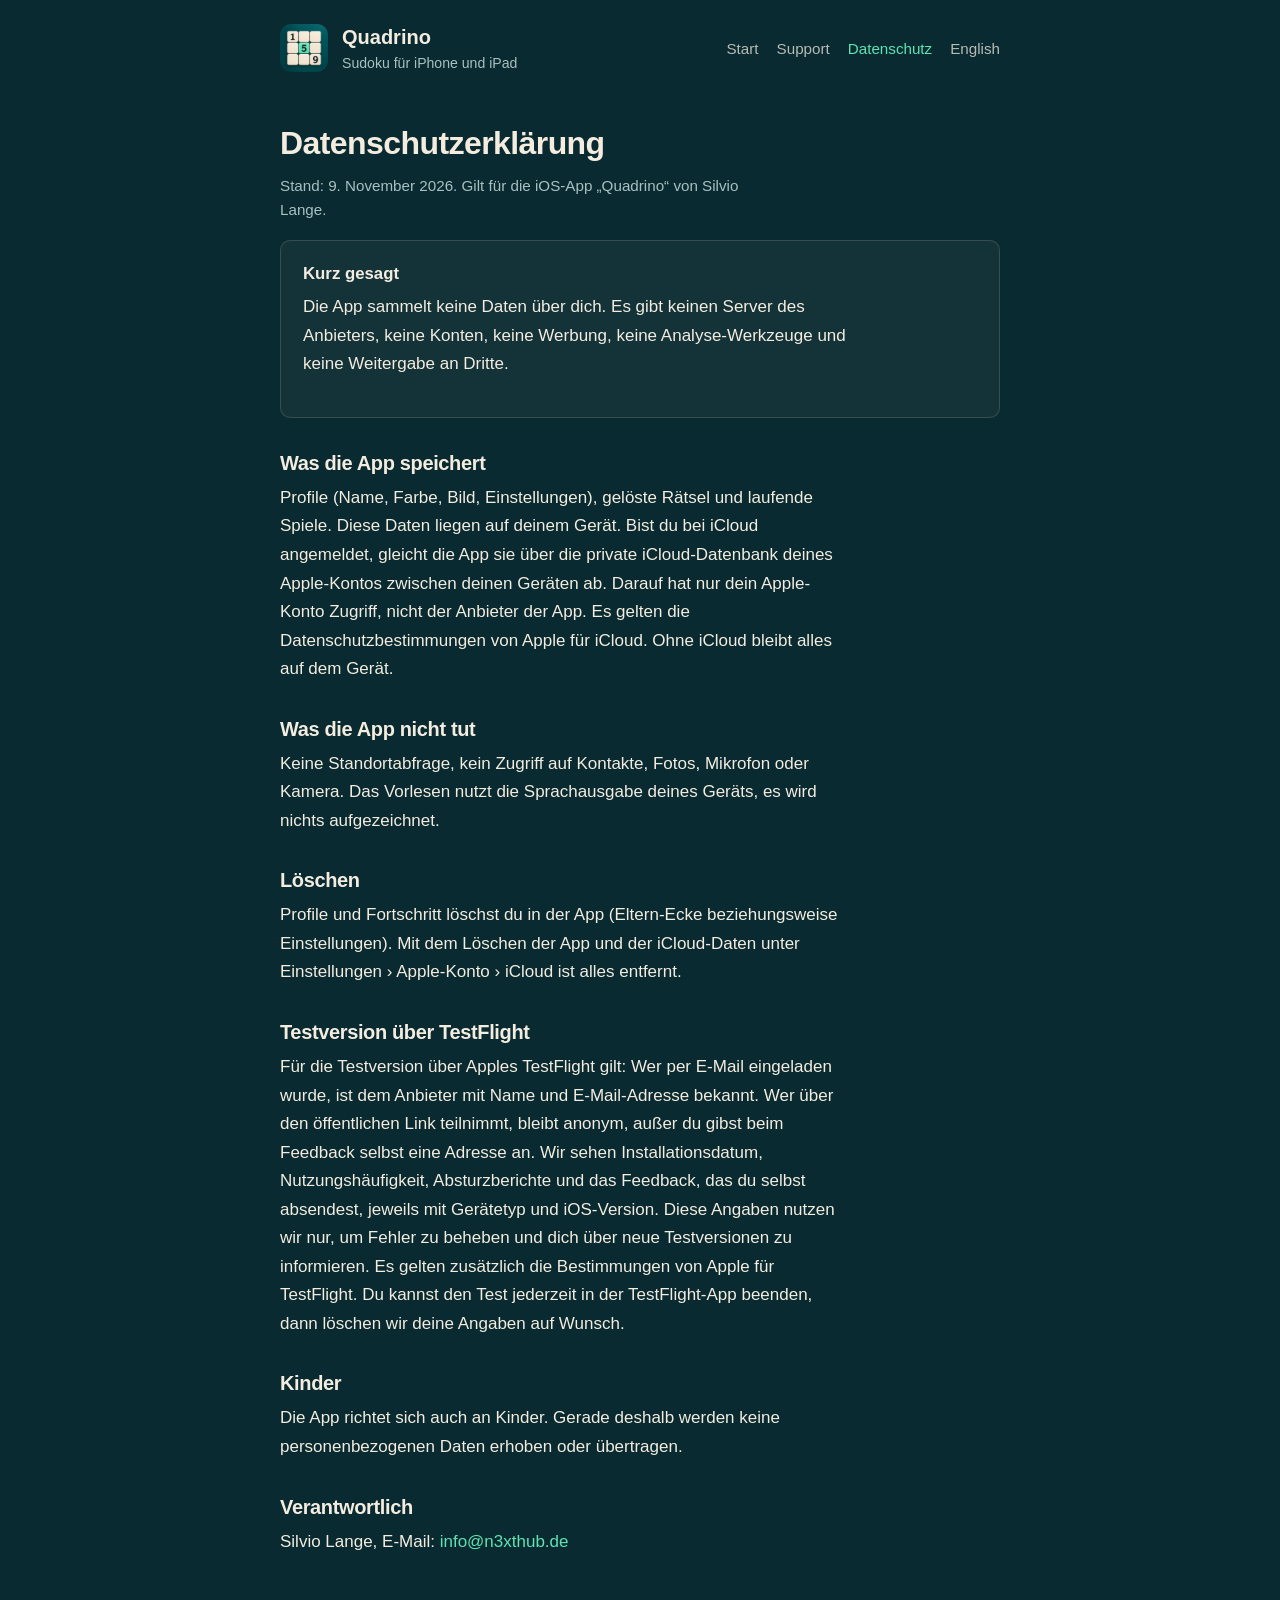
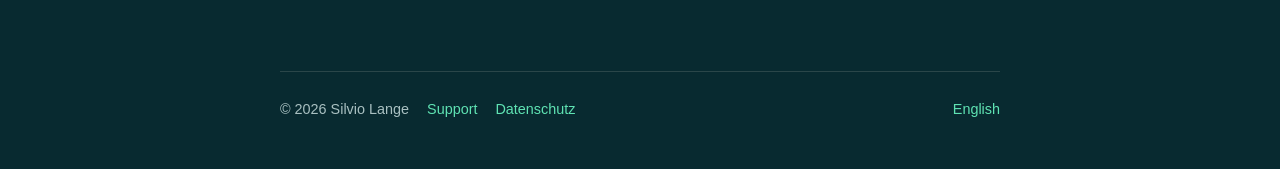
<file: datenschutz.html>
<!doctype html>
<html lang="de">
<head>
<meta charset="utf-8">
<meta name="viewport" content="width=device-width, initial-scale=1, viewport-fit=cover">
<title>Quadrino Datenschutz</title>
<meta name="description" content="Datenschutzerklärung der App Quadrino: keine Datenerhebung, keine Werbung, Abgleich nur über die private iCloud des Nutzers.">
<link rel="icon" href="icon.png">
<link rel="stylesheet" href="style.css?v=202611101505">
</head>
<body>
<div class="wrap narrow page">
  <header class="top">
    <img src="icon.png" width="48" height="48" alt="">
    <div>
      <div class="name">Quadrino</div>
      <div class="sub">Sudoku für iPhone und iPad</div>
    </div>
    <nav class="menu">
      <a href="./">Start</a>
      <a href="support.html">Support</a>
      <a class="active" href="datenschutz.html">Datenschutz</a>
      <a href="en/privacy.html">English</a>
    </nav>
  </header>


  <h1>Datenschutzerklärung</h1>
  <p class="note">Stand: 9. November 2026. Gilt für die iOS-App „Quadrino“ von Silvio Lange.</p>

  <div class="card">
    <h3 style="margin-top:0">Kurz gesagt</h3>
    <p>Die App sammelt keine Daten über dich. Es gibt keinen Server des Anbieters, keine Konten, keine Werbung, keine Analyse-Werkzeuge und keine Weitergabe an Dritte.</p>
  </div>

  <h2>Was die App speichert</h2>
  <p>Profile (Name, Farbe, Bild, Einstellungen), gelöste Rätsel und laufende Spiele. Diese Daten liegen auf deinem Gerät. Bist du bei iCloud angemeldet, gleicht die App sie über die private iCloud-Datenbank deines Apple-Kontos zwischen deinen Geräten ab. Darauf hat nur dein Apple-Konto Zugriff, nicht der Anbieter der App. Es gelten die Datenschutzbestimmungen von Apple für iCloud. Ohne iCloud bleibt alles auf dem Gerät.</p>

  <h2>Was die App nicht tut</h2>
  <p>Keine Standortabfrage, kein Zugriff auf Kontakte, Fotos, Mikrofon oder Kamera. Das Vorlesen nutzt die Sprachausgabe deines Geräts, es wird nichts aufgezeichnet.</p>

  <h2>Löschen</h2>
  <p>Profile und Fortschritt löschst du in der App (Eltern-Ecke beziehungsweise Einstellungen). Mit dem Löschen der App und der iCloud-Daten unter Einstellungen › Apple-Konto › iCloud ist alles entfernt.</p>

  <h2>Testversion über TestFlight</h2>
  <p>Für die Testversion über Apples TestFlight gilt: Wer per E-Mail eingeladen wurde, ist dem Anbieter mit Name und E-Mail-Adresse bekannt. Wer über den öffentlichen Link teilnimmt, bleibt anonym, außer du gibst beim Feedback selbst eine Adresse an. Wir sehen Installationsdatum, Nutzungshäufigkeit, Absturzberichte und das Feedback, das du selbst absendest, jeweils mit Gerätetyp und iOS-Version. Diese Angaben nutzen wir nur, um Fehler zu beheben und dich über neue Testversionen zu informieren. Es gelten zusätzlich die Bestimmungen von Apple für TestFlight. Du kannst den Test jederzeit in der TestFlight-App beenden, dann löschen wir deine Angaben auf Wunsch.</p>

  <h2>Kinder</h2>
  <p>Die App richtet sich auch an Kinder. Gerade deshalb werden keine personenbezogenen Daten erhoben oder übertragen.</p>

  <h2>Verantwortlich</h2>
  <p>Silvio Lange, E-Mail: <a href="mailto:info@n3xthub.de">info@n3xthub.de</a></p>

  <footer>
    <span>© 2026 Silvio Lange</span>
    <a href="support.html">Support</a>
    <a href="datenschutz.html">Datenschutz</a>
    <a class="lang" href="en/privacy.html">English</a>
  </footer>
</div>
</body>
</html>
</file>
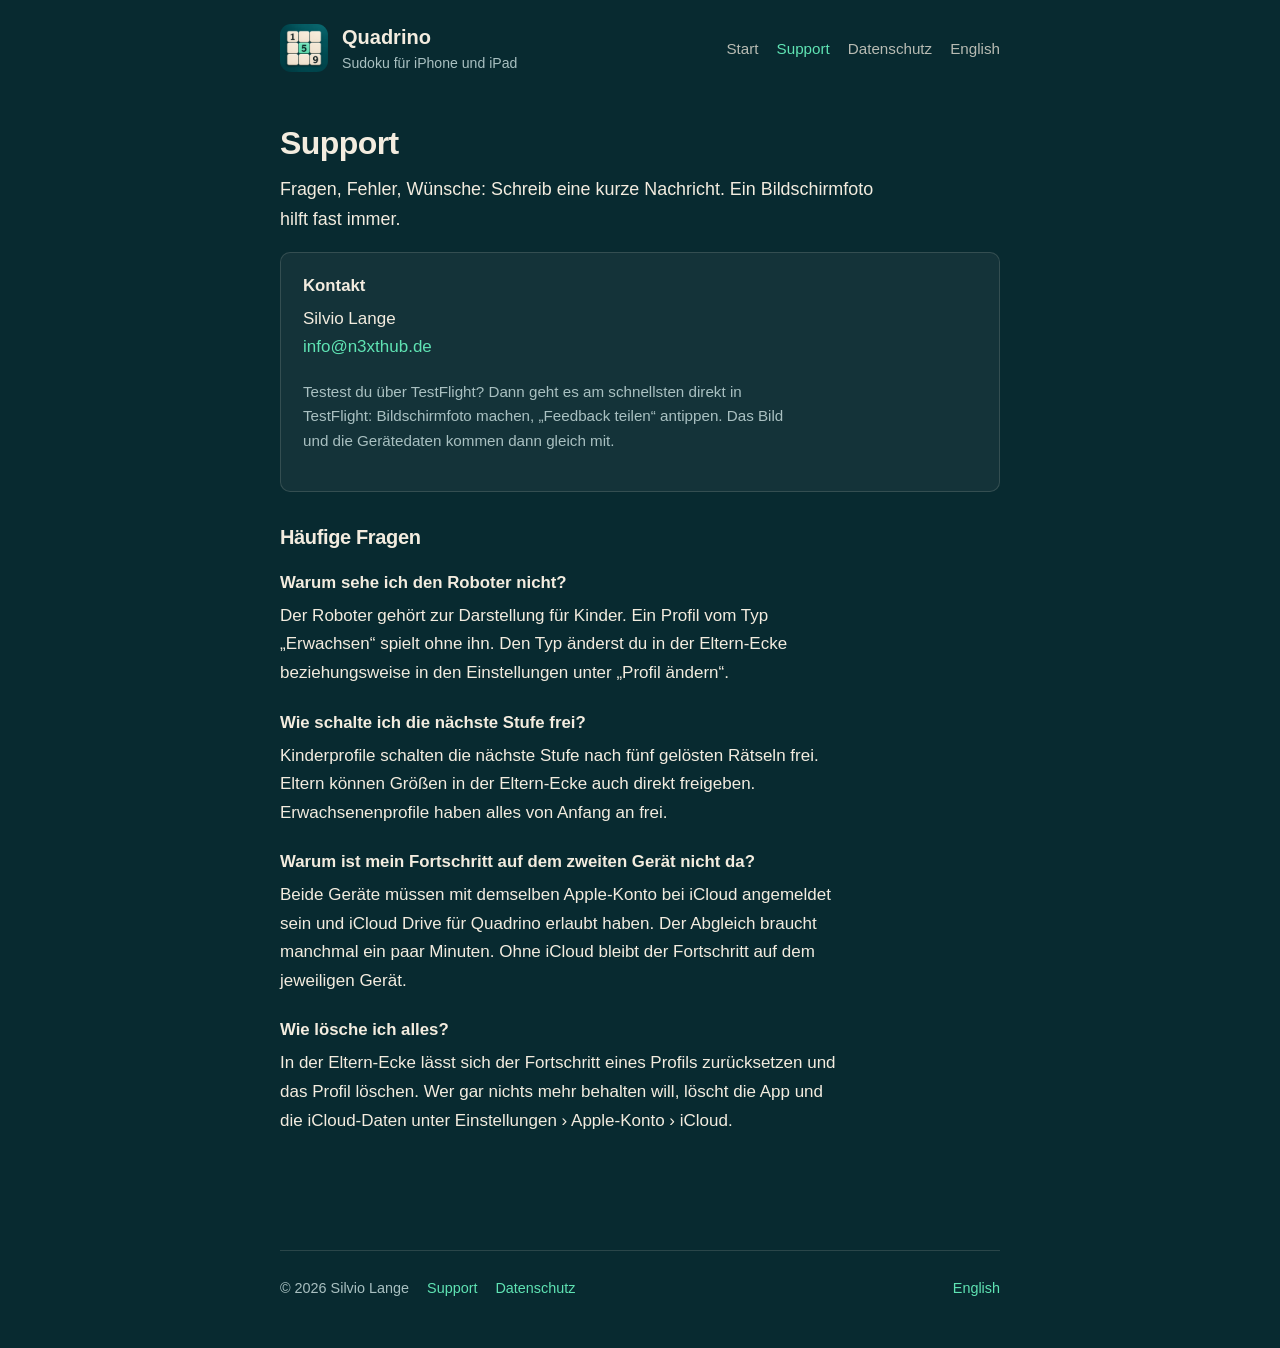
<file: support.html>
<!doctype html>
<html lang="de">
<head>
<meta charset="utf-8">
<meta name="viewport" content="width=device-width, initial-scale=1, viewport-fit=cover">
<title>Quadrino Support</title>
<meta name="description" content="Hilfe und Kontakt zur App Quadrino.">
<link rel="icon" href="icon.png">
<link rel="stylesheet" href="style.css?v=202611101505">
</head>
<body>
<div class="wrap narrow page">
  <header class="top">
    <img src="icon.png" width="48" height="48" alt="">
    <div>
      <div class="name">Quadrino</div>
      <div class="sub">Sudoku für iPhone und iPad</div>
    </div>
    <nav class="menu">
      <a href="./">Start</a>
      <a class="active" href="support.html">Support</a>
      <a href="datenschutz.html">Datenschutz</a>
      <a href="en/support.html">English</a>
    </nav>
  </header>


  <h1>Support</h1>
  <p class="lead">Fragen, Fehler, Wünsche: Schreib eine kurze Nachricht. Ein Bildschirmfoto hilft fast immer.</p>

  <div class="card">
    <h3 style="margin-top:0">Kontakt</h3>
    <p>Silvio Lange<br><a href="mailto:info@n3xthub.de">info@n3xthub.de</a></p>
    <p class="note">Testest du über TestFlight? Dann geht es am schnellsten direkt in TestFlight: Bildschirmfoto machen, „Feedback teilen“ antippen. Das Bild und die Gerätedaten kommen dann gleich mit.</p>
  </div>

  <h2>Häufige Fragen</h2>

  <h3>Warum sehe ich den Roboter nicht?</h3>
  <p>Der Roboter gehört zur Darstellung für Kinder. Ein Profil vom Typ „Erwachsen“ spielt ohne ihn. Den Typ änderst du in der Eltern-Ecke beziehungsweise in den Einstellungen unter „Profil ändern“.</p>

  <h3>Wie schalte ich die nächste Stufe frei?</h3>
  <p>Kinderprofile schalten die nächste Stufe nach fünf gelösten Rätseln frei. Eltern können Größen in der Eltern-Ecke auch direkt freigeben. Erwachsenenprofile haben alles von Anfang an frei.</p>

  <h3>Warum ist mein Fortschritt auf dem zweiten Gerät nicht da?</h3>
  <p>Beide Geräte müssen mit demselben Apple-Konto bei iCloud angemeldet sein und iCloud Drive für Quadrino erlaubt haben. Der Abgleich braucht manchmal ein paar Minuten. Ohne iCloud bleibt der Fortschritt auf dem jeweiligen Gerät.</p>

  <h3>Wie lösche ich alles?</h3>
  <p>In der Eltern-Ecke lässt sich der Fortschritt eines Profils zurücksetzen und das Profil löschen. Wer gar nichts mehr behalten will, löscht die App und die iCloud-Daten unter Einstellungen › Apple-Konto › iCloud.</p>

  <footer>
    <span>© 2026 Silvio Lange</span>
    <a href="support.html">Support</a>
    <a href="datenschutz.html">Datenschutz</a>
    <a class="lang" href="en/support.html">English</a>
  </footer>
</div>
</body>
</html>
</file>
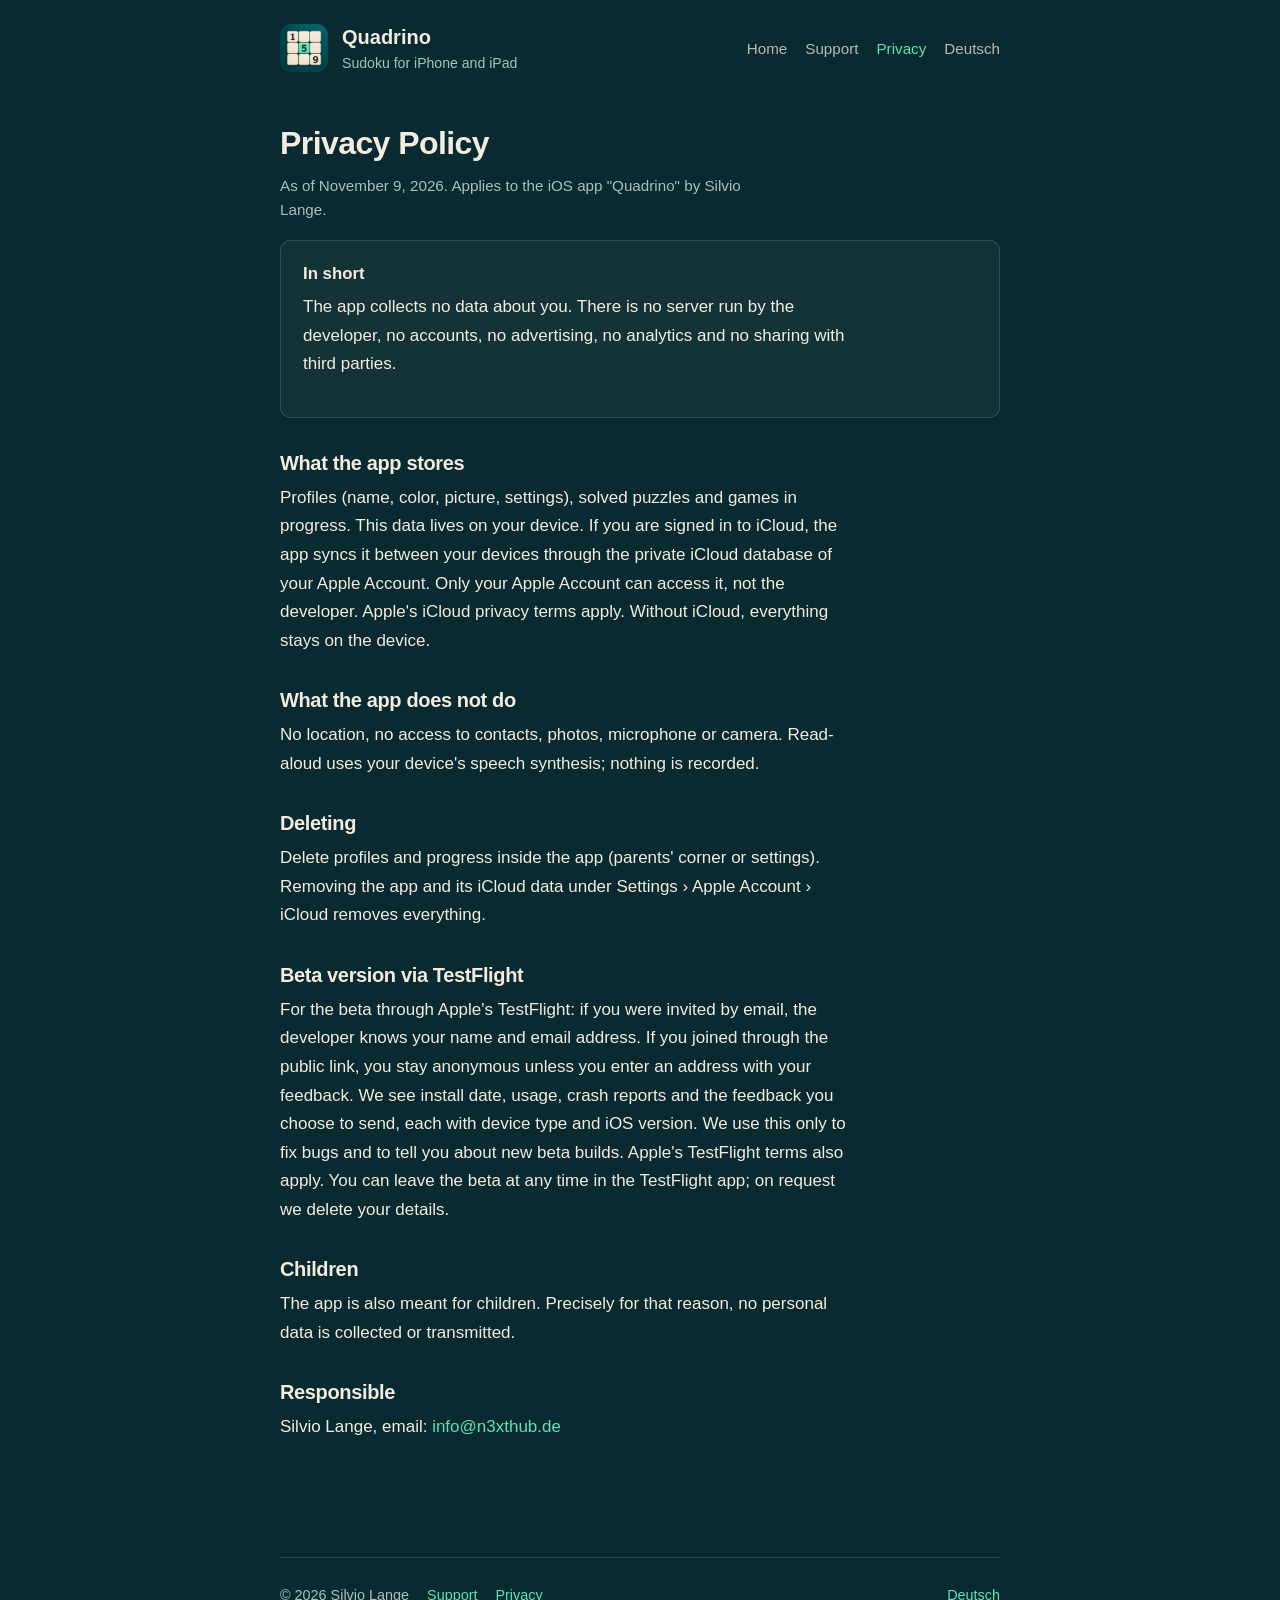
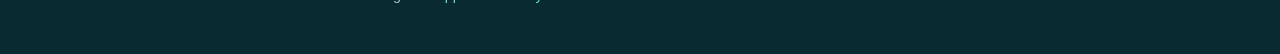
<file: en/privacy.html>
<!doctype html>
<html lang="en">
<head>
<meta charset="utf-8">
<meta name="viewport" content="width=device-width, initial-scale=1, viewport-fit=cover">
<title>Quadrino Privacy Policy</title>
<meta name="description" content="Privacy policy of the Quadrino app: no data collection, no ads, sync only through the user's private iCloud.">
<link rel="icon" href="../icon.png">
<link rel="stylesheet" href="../style.css?v=202611101505">
</head>
<body>
<div class="wrap narrow page">
  <header class="top">
    <img src="../icon.png" width="48" height="48" alt="">
    <div>
      <div class="name">Quadrino</div>
      <div class="sub">Sudoku for iPhone and iPad</div>
    </div>
    <nav class="menu">
      <a href="./">Home</a>
      <a href="support.html">Support</a>
      <a class="active" href="privacy.html">Privacy</a>
      <a href="../datenschutz.html">Deutsch</a>
    </nav>
  </header>


  <h1>Privacy Policy</h1>
  <p class="note">As of November 9, 2026. Applies to the iOS app "Quadrino" by Silvio Lange.</p>

  <div class="card">
    <h3 style="margin-top:0">In short</h3>
    <p>The app collects no data about you. There is no server run by the developer, no accounts, no advertising, no analytics and no sharing with third parties.</p>
  </div>

  <h2>What the app stores</h2>
  <p>Profiles (name, color, picture, settings), solved puzzles and games in progress. This data lives on your device. If you are signed in to iCloud, the app syncs it between your devices through the private iCloud database of your Apple Account. Only your Apple Account can access it, not the developer. Apple's iCloud privacy terms apply. Without iCloud, everything stays on the device.</p>

  <h2>What the app does not do</h2>
  <p>No location, no access to contacts, photos, microphone or camera. Read-aloud uses your device's speech synthesis; nothing is recorded.</p>

  <h2>Deleting</h2>
  <p>Delete profiles and progress inside the app (parents' corner or settings). Removing the app and its iCloud data under Settings › Apple Account › iCloud removes everything.</p>

  <h2>Beta version via TestFlight</h2>
  <p>For the beta through Apple's TestFlight: if you were invited by email, the developer knows your name and email address. If you joined through the public link, you stay anonymous unless you enter an address with your feedback. We see install date, usage, crash reports and the feedback you choose to send, each with device type and iOS version. We use this only to fix bugs and to tell you about new beta builds. Apple's TestFlight terms also apply. You can leave the beta at any time in the TestFlight app; on request we delete your details.</p>

  <h2>Children</h2>
  <p>The app is also meant for children. Precisely for that reason, no personal data is collected or transmitted.</p>

  <h2>Responsible</h2>
  <p>Silvio Lange, email: <a href="mailto:info@n3xthub.de">info@n3xthub.de</a></p>

  <footer>
    <span>© 2026 Silvio Lange</span>
    <a href="support.html">Support</a>
    <a href="privacy.html">Privacy</a>
    <a class="lang" href="../datenschutz.html">Deutsch</a>
  </footer>
</div>
</body>
</html>
</file>
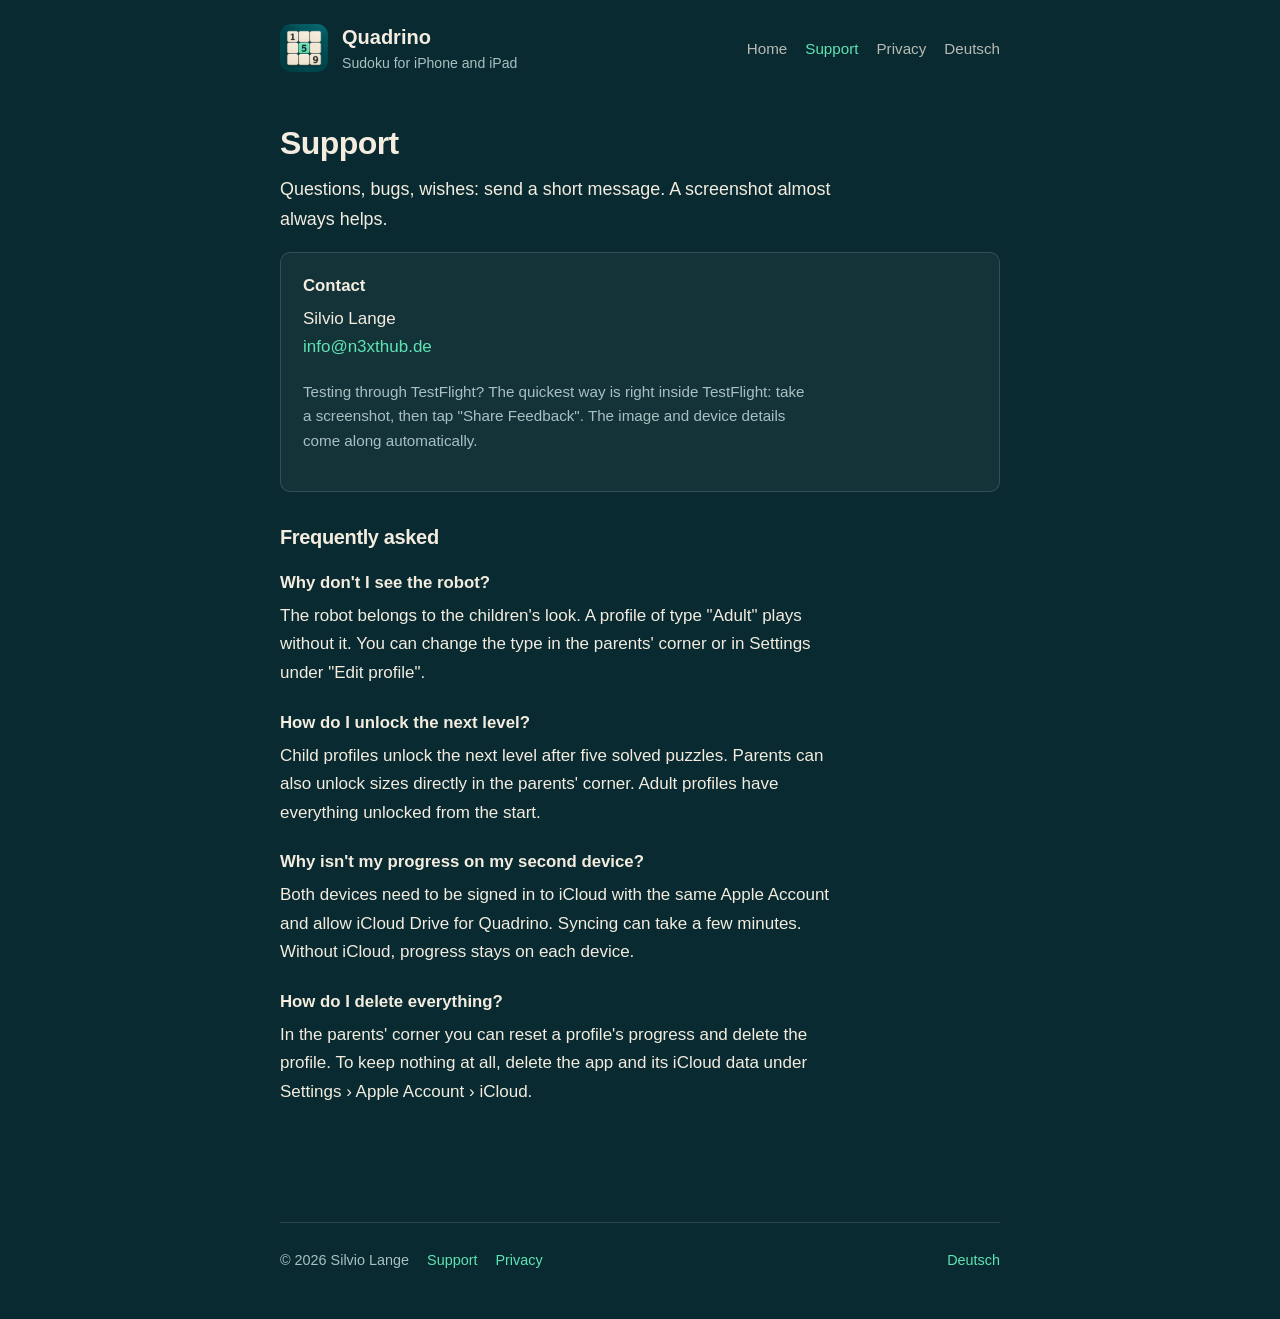
<file: en/support.html>
<!doctype html>
<html lang="en">
<head>
<meta charset="utf-8">
<meta name="viewport" content="width=device-width, initial-scale=1, viewport-fit=cover">
<title>Quadrino Support</title>
<meta name="description" content="Help and contact for the Quadrino app.">
<link rel="icon" href="../icon.png">
<link rel="stylesheet" href="../style.css?v=202611101505">
</head>
<body>
<div class="wrap narrow page">
  <header class="top">
    <img src="../icon.png" width="48" height="48" alt="">
    <div>
      <div class="name">Quadrino</div>
      <div class="sub">Sudoku for iPhone and iPad</div>
    </div>
    <nav class="menu">
      <a href="./">Home</a>
      <a class="active" href="support.html">Support</a>
      <a href="privacy.html">Privacy</a>
      <a href="../support.html">Deutsch</a>
    </nav>
  </header>


  <h1>Support</h1>
  <p class="lead">Questions, bugs, wishes: send a short message. A screenshot almost always helps.</p>

  <div class="card">
    <h3 style="margin-top:0">Contact</h3>
    <p>Silvio Lange<br><a href="mailto:info@n3xthub.de">info@n3xthub.de</a></p>
    <p class="note">Testing through TestFlight? The quickest way is right inside TestFlight: take a screenshot, then tap "Share Feedback". The image and device details come along automatically.</p>
  </div>

  <h2>Frequently asked</h2>

  <h3>Why don't I see the robot?</h3>
  <p>The robot belongs to the children's look. A profile of type "Adult" plays without it. You can change the type in the parents' corner or in Settings under "Edit profile".</p>

  <h3>How do I unlock the next level?</h3>
  <p>Child profiles unlock the next level after five solved puzzles. Parents can also unlock sizes directly in the parents' corner. Adult profiles have everything unlocked from the start.</p>

  <h3>Why isn't my progress on my second device?</h3>
  <p>Both devices need to be signed in to iCloud with the same Apple Account and allow iCloud Drive for Quadrino. Syncing can take a few minutes. Without iCloud, progress stays on each device.</p>

  <h3>How do I delete everything?</h3>
  <p>In the parents' corner you can reset a profile's progress and delete the profile. To keep nothing at all, delete the app and its iCloud data under Settings › Apple Account › iCloud.</p>

  <footer>
    <span>© 2026 Silvio Lange</span>
    <a href="support.html">Support</a>
    <a href="privacy.html">Privacy</a>
    <a class="lang" href="../support.html">Deutsch</a>
  </footer>
</div>
</body>
</html>
</file>
<file: style.css>
/* Farben aus dem App-Icon: Petrol, Creme, Mint. Graphit für die Erwachsenenwelt. */
:root {
  --petrol: #0e4148;
  --petrol-deep: #082a30;
  --graphit: #141c1f;
  --cream: #f3ecdf;
  --mint: #5fe3b3;
  --ink: #121a1c;
  --muted: #a9c0c1;
  --line: rgba(243, 236, 223, .14);
  --gap-s: 10px;
  --gap-m: 22px;
  --gap-l: 64px;
}
* { box-sizing: border-box; }
html, body { margin: 0; padding: 0; }
body {
  font-family: -apple-system, BlinkMacSystemFont, "SF Pro Text", "Helvetica Neue", Helvetica, Arial, sans-serif;
  background: var(--petrol-deep);
  color: var(--cream);
  line-height: 1.55;
  -webkit-font-smoothing: antialiased;
}
a { color: var(--mint); text-decoration: none; }
a:hover { text-decoration: underline; }
a:focus-visible { outline: 2px solid var(--mint); outline-offset: 3px; border-radius: 4px; }

.wrap {
  max-width: 1040px; margin: 0 auto;
  padding-left: max(20px, env(safe-area-inset-left, 0px));
  padding-right: max(20px, env(safe-area-inset-right, 0px));
}
.narrow { max-width: 760px; }

/* Kopf */
header.top { display: flex; align-items: center; gap: 14px; padding-block: 22px; flex-wrap: wrap; }
header.top img { width: 48px; height: 48px; border-radius: 11px; }
header.top .name { font-size: 1.25rem; font-weight: 700; }
header.top .sub { color: var(--muted); font-size: .88rem; }
nav.menu { display: flex; flex-wrap: wrap; gap: 6px 18px; margin-left: auto; font-size: .95rem; }
nav.menu a { color: var(--cream); opacity: .75; }
nav.menu a.active, nav.menu a:hover { opacity: 1; color: var(--mint); text-decoration: none; }

/* Bühne oben: das Bild trägt allein, die Schrift steht darunter und überdeckt nichts */
.hero { position: relative; margin: 0 auto; max-width: 1240px; }
.hero img { display: block; width: 100%; height: auto; max-height: 620px; object-fit: cover; object-position: 50% 35%; }
.hero::after {
  content: ""; position: absolute; left: 0; right: 0; bottom: 0; height: 28%;
  background: linear-gradient(to bottom, rgba(8, 42, 48, 0), var(--petrol-deep));
  pointer-events: none;
}
.intro { padding-block: 8px 0; }
.intro h1 { font-size: clamp(2rem, 4.6vw, 3.2rem); line-height: 1.08; margin: 0 0 14px; max-width: 18ch; text-wrap: balance; }
.intro p { margin: 0; font-size: 1.15rem; max-width: 56ch; }

h2 { font-size: 1.7rem; line-height: 1.15; margin: 0 0 12px; text-wrap: balance; }
h3 { font-size: 1.05rem; margin: 22px 0 6px; }
p { margin: 0 0 14px; max-width: 64ch; }
.note { color: var(--muted); font-size: .95rem; }

section { padding-block: var(--gap-l) 0; }

/* Zwei Welten: links Kinder auf Petrol, rechts Erwachsene auf Graphit */
.welten { display: grid; grid-template-columns: 1fr 1fr; gap: 0; border-radius: 14px; overflow: hidden; margin-top: var(--gap-m); }
.welt { padding: 28px 26px 30px; min-width: 0; }
.welt.kind { background: var(--petrol); }
.welt.erw { background: var(--graphit); }
.welt h3 { margin-top: 0; font-size: 1.25rem; }
.welt ul { margin: 10px 0 0; padding-left: 18px; color: var(--muted); }
.welt li { margin: 4px 0; }
.phones { display: flex; gap: 12px; margin-bottom: 20px; }
.phones img { width: calc(50% - 6px); max-width: 220px; }

.phone {
  display: block; height: auto; max-width: 100%; border-radius: 26px;
  border: 1px solid var(--line);
  box-shadow: 0 18px 40px rgba(0, 0, 0, .35);
}

/* Bild und Text nebeneinander, mal links, mal rechts */
.split { display: grid; grid-template-columns: 1.15fr .85fr; gap: 48px; align-items: center; }
.split.links { grid-template-columns: .85fr 1.15fr; }
.split > div { min-width: 0; }
.split .phone { width: 100%; max-width: 290px; margin-inline: auto; }
.techniken { margin: 14px 0 0; padding: 0; list-style: none; display: flex; flex-wrap: wrap; gap: 8px; }
.techniken li { border: 1px solid var(--line); border-radius: 6px; padding: 3px 10px; font-size: .9rem; color: var(--cream); }

.preis { border-top: 1px solid var(--line); border-bottom: 1px solid var(--line); padding-block: 26px; display: grid; grid-template-columns: auto 1fr; gap: 10px 36px; align-items: baseline; }
.preis .betrag { font-size: 2.6rem; font-weight: 700; color: var(--mint); font-variant-numeric: tabular-nums; line-height: 1; }
.preis p { margin: 0; }

.card { background: rgba(243, 236, 223, .05); border: 1px solid var(--line); border-radius: 10px; padding: 20px 22px; margin: 18px 0; }

footer { margin-top: var(--gap-l); padding-block: 18px 40px; border-top: 1px solid var(--line); color: var(--muted); font-size: .9rem; display: flex; flex-wrap: wrap; gap: 8px 18px; }
.lang { margin-left: auto; }

/* Unterseiten (Support, Datenschutz) */
.page h1 { font-size: 2rem; line-height: 1.15; margin: 28px 0 12px; }
.page h2 { font-size: 1.25rem; margin: 34px 0 10px; }
p.lead { font-size: 1.12rem; }

@media (max-width: 820px) {
  .welten { grid-template-columns: 1fr; }
  .split, .split.links { grid-template-columns: 1fr; gap: 28px; }
  .split.links > div:first-child { order: 2; }
  .preis { grid-template-columns: 1fr; }
}
@media (max-width: 560px) {
  nav.menu { margin-left: 0; width: 100%; }
  .hero img { max-height: none; }
  .intro p { font-size: 1.02rem; }
}

/* ---------- Ausbau 09.11.2026: Bänder, Roboter, Gewinn, Profile, Motive ---------- */
.band { margin-top: var(--gap-l); padding-block: 48px; }
.band.creme { background: var(--cream); color: var(--ink); }
.band.creme p, .band.creme .note { color: #3b4a4c; }
.band.graphit { background: var(--graphit); }
.band section { padding-block: 0; }

.intro-zeile { display: grid; grid-template-columns: 1fr auto; gap: 28px; align-items: end; }
.intro-zeile .rig { width: 170px; }

.roboter { display: grid; grid-template-columns: repeat(6, 1fr); gap: 10px; margin-top: 26px; }
.roboter figure { margin: 0; text-align: center; min-width: 0; }
.roboter .rig { max-width: 150px; }
.roboter figcaption { font-size: .9rem; color: #3b4a4c; margin-top: 4px; }

.gewinn { display: grid; grid-template-columns: auto auto 1fr; gap: 24px; align-items: center; }
.gewinn .phone { width: 230px; max-width: 100%; }
.gewinn > div { min-width: 0; }
.medaillen { display: flex; flex-wrap: wrap; gap: 8px; margin-top: 14px; }
.medaillen img { width: 52px; height: 52px; }
.medaillen.erw { margin-top: 6px; }

.avatare { display: grid; grid-template-columns: repeat(8, 1fr); gap: 10px; margin-top: 22px; }
.avatare img { width: 100%; max-width: 72px; height: auto; aspect-ratio: 1; border-radius: 50%; display: block; margin: 0 auto; border: 3px solid var(--mint); }
.avatare img.kind { border-color: #ec4899; }
.avatare img.kind:nth-child(3n) { border-color: #f59e0b; }
.avatare img.kind:nth-child(4n) { border-color: #3b82f6; }
.avatare img.erw { border-color: #14b8a6; }
.avatare img.erw:nth-child(3n) { border-color: #a9c0c1; }

.motive { display: grid; grid-template-columns: repeat(4, 1fr); gap: 12px; margin-top: 22px; }
.motive figure { margin: 0; min-width: 0; }
.motive img { width: 100%; height: auto; border-radius: 12px; display: block; aspect-ratio: 2 / 3; object-fit: cover; object-position: 50% 20%; }
.motive figcaption { font-size: .88rem; color: var(--muted); margin-top: 6px; }

.preis-zeile { display: grid; grid-template-columns: 1fr 220px; gap: 36px; align-items: center; }
.preis-zeile .phone { width: 100%; }

@media (max-width: 820px) {
  .roboter { grid-template-columns: repeat(3, 1fr); row-gap: 18px; }
  .gewinn { grid-template-columns: 1fr 1fr; }
  .gewinn > div { grid-column: 1 / -1; }
  .gewinn .phone { width: 100%; }
  .avatare { grid-template-columns: repeat(6, 1fr); }
  .motive { grid-template-columns: repeat(2, 1fr); }
  .preis-zeile { grid-template-columns: 1fr; }
  .preis-zeile .phone { max-width: 240px; }
}
@media (max-width: 560px) {
  .intro-zeile { grid-template-columns: 1fr; }
  .intro-zeile .rig { width: 110px; }
  .avatare { grid-template-columns: repeat(4, 1fr); }
}

/* ---------- Bewegung (09.11.2026): treibende Glaskacheln, Kamerafahrt, atmender Roboter ---------- */
.buehne { position: fixed; inset: 0; z-index: -1; overflow: hidden; pointer-events: none; }
.buehne::before {
  content: ""; position: absolute; width: 70vmax; height: 70vmax; left: -20vmax; top: -25vmax;
  background: radial-gradient(circle, rgba(95, 227, 179, .16) 0%, rgba(95, 227, 179, 0) 62%);
  animation: schein 38s ease-in-out infinite alternate;
}
.buehne i {
  position: absolute; display: block; border-radius: 22%;
  border: 1px solid rgba(243, 236, 223, .10);
  background: linear-gradient(160deg, rgba(243, 236, 223, .07), rgba(243, 236, 223, .015));
  animation: treiben var(--d, 50s) ease-in-out infinite alternate;
}
@keyframes treiben {
  from { transform: translate(0, 0) rotate(var(--r0, 0deg)); }
  to   { transform: translate(var(--x, 40px), var(--y, -60px)) rotate(var(--r1, 12deg)); }
}
@keyframes schein {
  from { transform: translate(0, 0); }
  to   { transform: translate(60vw, 70vh); }
}
.hero { overflow: hidden; }
.hero img { animation: fahrt 26s ease-in-out infinite alternate; transform-origin: 30% 60%; }
@keyframes fahrt { from { transform: scale(1); } to { transform: scale(1.07) translate(-1%, -1%); } }
@keyframes atmen { 0%, 100% { transform: scale(1, 1) rotate(-.6deg); } 50% { transform: scale(1.01, 1.035) rotate(.6deg); } }
@keyframes huepfen { 0%, 100% { transform: translateY(0) scale(1, 1); } 40% { transform: translateY(-10px) scale(.98, 1.03); } 60% { transform: translateY(0) scale(1.03, .97); } }
@keyframes winken { 0%, 100% { transform: rotate(-2deg); } 50% { transform: rotate(3deg) translateY(-3px); } }
.gewinn .phone:first-child { animation: schweben 6s ease-in-out infinite; }
.gewinn .phone:nth-child(2) { animation: schweben 6s ease-in-out -3s infinite; }
@keyframes schweben { 0%, 100% { transform: translateY(0); } 50% { transform: translateY(-8px); } }
.medaillen img, .avatare img { transition: transform .2s ease; }
.medaillen img:hover, .avatare img:hover { transform: scale(1.1) rotate(-4deg); }
/* Hereingleiten beim Scrollen: nur wenn das Skript läuft (.js) und das Element noch nicht sichtbar war */
.js .gleiten { opacity: 0; transform: translateY(28px); transition: opacity .7s ease, transform .7s ease; }
.js .gleiten.da { opacity: 1; transform: none; }
@media (prefers-reduced-motion: reduce) {
  .buehne::before, .buehne i, .hero img, .gewinn .phone { animation: none !important; }
  .js .gleiten { opacity: 1; transform: none; transition: none; }
}

/* ---------- Verkaufsseite (09.11.2026): Knopf, Vertrauen, Vergleich, Fragen ---------- */
.top .cta-klein { margin-left: auto; }
.cta {
  display: inline-flex; align-items: center; gap: 10px;
  background: var(--mint); color: var(--ink); font-weight: 700; font-size: 1.08rem;
  padding: 14px 24px; border-radius: 999px; text-decoration: none;
  box-shadow: 0 10px 26px rgba(95, 227, 179, .25);
  transition: transform .15s ease, box-shadow .15s ease;
}
.cta:hover { text-decoration: none; transform: translateY(-2px); box-shadow: 0 14px 32px rgba(95, 227, 179, .35); }
.cta.leise { background: transparent; color: var(--cream); border: 1px solid var(--line); box-shadow: none; }
.cta-klein .cta { padding: 9px 16px; font-size: .95rem; }
.cta-zeile { display: flex; flex-wrap: wrap; gap: 12px; align-items: center; margin-top: 22px; }
.cta-hinweis { color: var(--muted); font-size: .92rem; margin-top: 10px; }

.vertrauen { display: flex; flex-wrap: wrap; gap: 8px 18px; margin-top: 22px; padding: 0; list-style: none; color: var(--cream); font-size: .95rem; }
.vertrauen li::before { content: ""; display: inline-block; width: 8px; height: 8px; border-radius: 50%; background: var(--mint); margin-right: 8px; vertical-align: middle; }

.vergleich { width: 100%; border-collapse: collapse; margin-top: 18px; font-size: 1rem; }
.vergleich th, .vergleich td { text-align: left; padding: 12px 10px; border-bottom: 1px solid var(--line); vertical-align: top; }
.vergleich th { font-size: .85rem; letter-spacing: .04em; text-transform: uppercase; color: var(--muted); font-weight: 600; }
.vergleich td:last-child { color: var(--mint); font-weight: 600; }
.vergleich td:nth-child(2) { color: var(--muted); }
.tabelle { overflow-x: auto; }

.zitat { font-size: clamp(1.4rem, 3vw, 2rem); line-height: 1.25; font-weight: 700; max-width: 26ch; text-wrap: balance; }
.band.creme .zitat { color: var(--ink); }

.fragen details { border-bottom: 1px solid var(--line); padding: 14px 0; }
.fragen summary { cursor: pointer; font-weight: 600; font-size: 1.05rem; list-style: none; }
.fragen summary::-webkit-details-marker { display: none; }
.fragen summary::after { content: "+"; float: right; color: var(--mint); font-weight: 700; }
.fragen details[open] summary::after { content: "–"; }
.fragen details p { margin: 10px 0 0; color: var(--muted); }

.schluss { text-align: left; }
.schluss .zitat { color: var(--cream); }

.roboter.drei { grid-template-columns: repeat(3, 1fr); max-width: 520px; }
@media (max-width: 820px) { .roboter.drei { grid-template-columns: repeat(3, 1fr); } }
/* Zwei Telefone nebeneinander in einer Spalte: jedes halb so breit (gewinnt gegen .split .phone) */
.split .phones { margin-bottom: 0; justify-content: center; }
.split .phones .phone { width: calc(50% - 6px); max-width: 240px; margin-inline: 0; }

/* ---------- Feinschliff (10.11.2026): Luft, Schrift, Heldbild ohne Rand, mitlaufender Kopf ---------- */
:root { --gap-l: clamp(76px, 9vw, 124px); --band: clamp(64px, 8vw, 104px); }
body { font-size: 1.0625rem; }
p { line-height: 1.68; max-width: 60ch; margin-bottom: 18px; }
.note, .cta-hinweis { line-height: 1.6; }

h1, h2, .zitat { letter-spacing: -.018em; }
.intro h1 { font-size: clamp(2.4rem, 5.4vw, 4rem); line-height: 1.04; margin-bottom: 20px; max-width: 16ch; }
.intro p { font-size: clamp(1.1rem, 1.6vw, 1.28rem); line-height: 1.6; color: rgba(243, 236, 223, .86); }
h2 { font-size: clamp(1.8rem, 3.3vw, 2.6rem); line-height: 1.1; margin-bottom: 20px; max-width: 22ch; }
.zitat { font-size: clamp(1.6rem, 3.6vw, 2.6rem); line-height: 1.18; max-width: 22ch; }
section { scroll-margin-top: 96px; }
.band { padding-block: var(--band); }

/* Kopf läuft mit, damit „Testen“ immer erreichbar ist */
.kopf {
  position: sticky; top: 0; z-index: 20;
  background: rgba(8, 42, 48, .74);
  -webkit-backdrop-filter: saturate(150%) blur(16px); backdrop-filter: saturate(150%) blur(16px);
  border-bottom: 1px solid rgba(243, 236, 223, .08);
}
.kopf header.top { padding-block: 12px; }
.kopf header.top img { width: 40px; height: 40px; border-radius: 9px; }
.kopf header.top .name { font-size: 1.12rem; }

/* Heldbild: keine Kante mehr, es läuft an allen Seiten weich in den Hintergrund aus */
.hero { max-width: 1440px; margin-top: 0; }
.hero::after { content: none; }
.hero {
  -webkit-mask-image: linear-gradient(to right, transparent 0, #000 8%, #000 92%, transparent 100%), linear-gradient(to bottom, transparent 0, #000 9%, #000 74%, transparent 100%);
  -webkit-mask-composite: source-in;
          mask-image: linear-gradient(to right, transparent 0, #000 8%, #000 92%, transparent 100%), linear-gradient(to bottom, transparent 0, #000 9%, #000 74%, transparent 100%);
          mask-composite: intersect;
}
.hero img { max-height: 680px; }
.intro { margin-top: -36px; position: relative; }

/* Hintergrundkacheln: leiser, damit sie nie wie ein Fehler über dem Text wirken */
.buehne i { border-color: rgba(243, 236, 223, .07); background: linear-gradient(160deg, rgba(243, 236, 223, .05), rgba(243, 236, 223, .01)); }

/* Knöpfe und Vertrauenszeile */
.cta-zeile { margin-top: 30px; gap: 14px; }
.intro .cta { padding: 16px 28px; font-size: 1.12rem; }
.vertrauen { margin-top: 28px; gap: 10px 22px; color: rgba(243, 236, 223, .82); }

/* Vergleich: Quadrino-Spalte leicht hinterlegt */
.vergleich { margin-top: 28px; font-size: 1.02rem; }
.vergleich th, .vergleich td { padding: 16px 18px; }
.vergleich tbody th { text-transform: none; letter-spacing: 0; font-size: 1.02rem; color: var(--cream); font-weight: 600; }
.vergleich thead th:last-child, .vergleich td:last-child { background: rgba(95, 227, 179, .07); }
.vergleich thead th:last-child { color: var(--mint); border-radius: 12px 12px 0 0; }
.vergleich tbody tr:last-child td:last-child { border-radius: 0 0 12px 12px; }

/* Bänder und Abschnitte */
.split { gap: clamp(36px, 6vw, 80px); }
.roboter.drei { margin-top: 30px; }
.medaillen { margin-top: 22px; gap: 10px; }
.techniken { margin-top: 22px; }
.gewinn { gap: clamp(20px, 3vw, 36px); }
.avatare { margin-top: 32px; gap: 14px; }
.preis { padding-block: 32px; margin-top: 8px; }
.preis .betrag { font-size: clamp(2.8rem, 6vw, 4rem); }
.fragen details { padding: 18px 0; }
.fragen summary { font-size: 1.1rem; }
.fragen details p { margin-top: 12px; }
.schluss .cta-hinweis { max-width: 56ch; }
footer { margin-top: var(--gap-l); padding-block: 26px 48px; }

@media (max-width: 820px) {
  .buehne i:nth-child(n+4) { display: none; }
}
@media (max-width: 600px) {
  body { font-size: 1rem; }
  .hero {
    -webkit-mask-image: linear-gradient(to bottom, #000 0, #000 78%, transparent 100%);
            mask-image: linear-gradient(to bottom, #000 0, #000 78%, transparent 100%);
  }
  .intro { margin-top: -12px; }
  .intro-zeile .rig { display: none; }
  .cta-zeile .cta { flex: 1 1 auto; justify-content: center; }
  /* Tabelle wird zu Zeilen: Merkmal oben, darunter beide Seiten nebeneinander */
  .vergleich thead { display: none; }
  .vergleich, .vergleich tbody { display: block; }
  .vergleich tr { display: grid; grid-template-columns: 1fr 1fr; gap: 6px 14px; padding: 16px 0; border-bottom: 1px solid var(--line); }
  .vergleich th, .vergleich td { padding: 0; border: 0; background: none !important; }
  .vergleich tbody th { grid-column: 1 / -1; font-size: 1.05rem; }
  .vergleich td::before { content: attr(data-label); display: block; font-size: .72rem; letter-spacing: .06em; text-transform: uppercase; color: var(--muted); font-weight: 600; margin-bottom: 2px; }
  .avatare { grid-template-columns: repeat(8, 1fr); gap: 6px; }
  .avatare img { border-width: 2px; }
}

/* ---------- Ruhiger Hintergrund (10.11.2026): weiche Lichtflecken statt Kacheln, Bänder ohne harte Kante ---------- */
.buehne i {
  border: 0; border-radius: 50%;
  background: radial-gradient(circle, rgba(var(--c), var(--a)) 0%, rgba(var(--c), 0) 68%);
  animation: treiben var(--d, 50s) ease-in-out infinite alternate;
}
@media (max-width: 820px) { .buehne i:nth-child(n+4) { display: block; } }
.band.graphit {
  background: linear-gradient(to bottom, rgba(20, 28, 31, 0) 0, var(--graphit) 22%, var(--graphit) 78%, rgba(20, 28, 31, 0) 100%);
  padding-block: calc(var(--band) * 1.4);
}
h2 { max-width: none; }
.split h2, .gewinn h2 { max-width: 20ch; }
.preis { align-items: center; }
</file>
<file: roboter.css>
/* Erzeugt von tools/roboter.py. Roboter aus Ebenen, dieselben Teile wie in der App. */
.rig{position:relative;aspect-ratio:592.1/690.8;width:100%;max-width:170px;margin:0 auto}
.rig .r-koerper,.rig .r-oben,.rig .r-kopf,.rig .r-antenne,.rig .r-arm{position:absolute;inset:0}
.rig img.r{position:absolute;height:auto;max-width:none;margin:0;display:block}
.rig .f{opacity:0}
.rig .r-koerper{transform-origin:49.992% 98.581%}
.rig .r-oben{transform-origin:49.992% 81.065%;animation:r-atmen 3.4s ease-in-out infinite}
.rig .r-kopf{transform-origin:49.992% 57.788%;animation:r-nicken 3.4s ease-in-out -.8s infinite}
.rig .r-antenne{transform-origin:49.992% 16.633%;animation:r-wippen 2.7s ease-in-out infinite alternate}
.rig .r-glow{position:absolute;left:40.703%;top:0.550%;width:18.578%;aspect-ratio:1;border-radius:50%;background:radial-gradient(circle,rgba(107,237,189,.85) 0%,rgba(107,237,189,0) 65%);animation:r-gluehen 3.7s ease-in-out infinite alternate}
.rig .r-arm-l{transform:scaleX(-1);transform-origin:49.992% 0.000%}
.rig .a.t-arm-haengend{transform-origin:35.169% 16.848%}
.rig .a.t-arm-wink{transform-origin:51.705% 83.081%}
.rig .a.t-arm-jubel{transform-origin:22.675% 76.575%}
.rig .a.t-arm-haengend{animation:r-pendeln 5s ease-in-out infinite alternate}
.rig-wave .r-arm-r .a{animation:r-winken .39s ease-in-out infinite alternate}
.rig-wave .r-koerper{animation:r-wiegen .78s ease-in-out infinite alternate}
.rig-cheer .r-koerper{animation:r-sprung .78s infinite}
.rig-cheer .a{animation:r-jubel .39s ease-in-out infinite alternate}
.rig-cheer .r-antenne{animation:r-wippen-stark .78s ease-in-out infinite}
.rig-talk .r-kopf{animation:r-schief 6s ease-in-out infinite}
@keyframes r-atmen{0%,100%{transform:none}50%{transform:scaleY(1.012)}}
@keyframes r-nicken{0%,100%{transform:translateY(-.36%)}50%{transform:translateY(.36%)}}
@keyframes r-wippen{from{transform:rotate(-3.5deg)}to{transform:rotate(3.5deg)}}
@keyframes r-wippen-stark{0%,100%{transform:rotate(-8deg)}50%{transform:rotate(9deg)}}
@keyframes r-gluehen{from{opacity:.35}to{opacity:.85}}
@keyframes r-pendeln{from{transform:rotate(-2deg)}to{transform:rotate(2deg)}}
@keyframes r-winken{from{transform:rotate(9deg)}to{transform:rotate(41deg)}}
@keyframes r-wiegen{from{transform:rotate(.4deg)}to{transform:rotate(2deg)}}
@keyframes r-jubel{from{transform:rotate(-17deg)}to{transform:rotate(-3deg)}}
@keyframes r-schief{0%,100%{transform:rotate(3deg)}50%{transform:rotate(6deg) translateY(-.3%)}}
@keyframes r-sprung{0%{transform:none;animation-timing-function:cubic-bezier(.2,.7,.4,1)}31%{transform:translateY(-4.34%);animation-timing-function:cubic-bezier(.6,0,.8,.3)}62%{transform:none;animation-timing-function:ease-out}78%{transform:scale(1.033,.945)}100%{transform:none}}
@keyframes f-happy-freundlich{0.000%{opacity:1}13.325%{opacity:1}13.333%{opacity:0}14.408%{opacity:0}14.417%{opacity:1}24.992%{opacity:1}25.000%{opacity:0}36.658%{opacity:0}36.667%{opacity:1}51.658%{opacity:1}51.667%{opacity:0}52.742%{opacity:0}52.750%{opacity:1}54.158%{opacity:1}54.167%{opacity:0}55.158%{opacity:0}55.167%{opacity:1}66.658%{opacity:1}66.667%{opacity:0}99.992%{opacity:0}100.000%{opacity:0}}
.rig .f-happy-freundlich{animation:f-happy-freundlich 12s linear infinite}
@keyframes f-happy-blinzeln{0.000%{opacity:0}13.325%{opacity:0}13.333%{opacity:1}14.408%{opacity:1}14.417%{opacity:0}51.658%{opacity:0}51.667%{opacity:1}52.742%{opacity:1}52.750%{opacity:0}54.158%{opacity:0}54.167%{opacity:1}55.158%{opacity:1}55.167%{opacity:0}99.992%{opacity:0}100.000%{opacity:0}}
.rig .f-happy-blinzeln{animation:f-happy-blinzeln 12s linear infinite}
@keyframes f-happy-seite{0.000%{opacity:0}24.992%{opacity:0}25.000%{opacity:1}36.658%{opacity:1}36.667%{opacity:0}99.992%{opacity:0}100.000%{opacity:0}}
.rig .f-happy-seite{animation:f-happy-seite 12s linear infinite}
@keyframes f-happy-froehlich{0.000%{opacity:0}66.658%{opacity:0}66.667%{opacity:1}99.992%{opacity:1}100.000%{opacity:1}}
.rig .f-happy-froehlich{animation:f-happy-froehlich 12s linear infinite}
@keyframes f-wave-freundlich{0.000%{opacity:1}37.980%{opacity:1}38.000%{opacity:0}40.580%{opacity:0}40.600%{opacity:1}71.980%{opacity:1}72.000%{opacity:0}81.980%{opacity:0}82.000%{opacity:1}99.980%{opacity:1}100.000%{opacity:1}}
.rig .f-wave-freundlich{animation:f-wave-freundlich 5s linear infinite}
@keyframes f-wave-blinzeln{0.000%{opacity:0}37.980%{opacity:0}38.000%{opacity:1}40.580%{opacity:1}40.600%{opacity:0}99.980%{opacity:0}100.000%{opacity:0}}
.rig .f-wave-blinzeln{animation:f-wave-blinzeln 5s linear infinite}
@keyframes f-wave-zwinkern{0.000%{opacity:0}71.980%{opacity:0}72.000%{opacity:1}81.980%{opacity:1}82.000%{opacity:0}99.980%{opacity:0}100.000%{opacity:0}}
.rig .f-wave-zwinkern{animation:f-wave-zwinkern 5s linear infinite}
@keyframes f-cheer-jubeln{0.000%{opacity:1}66.624%{opacity:1}66.667%{opacity:0}99.957%{opacity:0}100.000%{opacity:0}}
.rig .f-cheer-jubeln{animation:f-cheer-jubeln 2.34s linear infinite}
@keyframes f-cheer-lachen{0.000%{opacity:0}66.624%{opacity:0}66.667%{opacity:1}99.957%{opacity:1}100.000%{opacity:1}}
.rig .f-cheer-lachen{animation:f-cheer-lachen 2.34s linear infinite}
@keyframes f-talk-sprechen1{0.000%{opacity:1}2.595%{opacity:1}2.619%{opacity:0}5.214%{opacity:0}5.238%{opacity:1}7.833%{opacity:1}7.857%{opacity:0}13.071%{opacity:0}13.095%{opacity:1}15.690%{opacity:1}15.714%{opacity:0}20.929%{opacity:0}20.952%{opacity:1}23.548%{opacity:1}23.571%{opacity:0}26.167%{opacity:0}26.190%{opacity:1}28.786%{opacity:1}28.810%{opacity:0}31.405%{opacity:0}31.429%{opacity:1}34.024%{opacity:1}34.048%{opacity:0}39.262%{opacity:0}39.286%{opacity:1}41.881%{opacity:1}41.905%{opacity:0}44.500%{opacity:0}44.524%{opacity:1}47.119%{opacity:1}47.143%{opacity:0}49.738%{opacity:0}49.762%{opacity:1}52.357%{opacity:1}52.381%{opacity:0}57.595%{opacity:0}57.619%{opacity:1}60.214%{opacity:1}60.238%{opacity:0}99.976%{opacity:0}100.000%{opacity:0}}
.rig .f-talk-sprechen1{animation:f-talk-sprechen1 4.2s linear infinite}
@keyframes f-talk-sprechen2{0.000%{opacity:0}2.595%{opacity:0}2.619%{opacity:1}5.214%{opacity:1}5.238%{opacity:0}10.452%{opacity:0}10.476%{opacity:1}13.071%{opacity:1}13.095%{opacity:0}15.690%{opacity:0}15.714%{opacity:1}18.310%{opacity:1}18.333%{opacity:1}20.929%{opacity:1}20.952%{opacity:0}28.786%{opacity:0}28.810%{opacity:1}31.405%{opacity:1}31.429%{opacity:0}34.024%{opacity:0}34.048%{opacity:1}36.643%{opacity:1}36.667%{opacity:0}41.881%{opacity:0}41.905%{opacity:1}44.500%{opacity:1}44.524%{opacity:0}47.119%{opacity:0}47.143%{opacity:1}49.738%{opacity:1}49.762%{opacity:0}54.976%{opacity:0}55.000%{opacity:1}57.595%{opacity:1}57.619%{opacity:0}99.976%{opacity:0}100.000%{opacity:0}}
.rig .f-talk-sprechen2{animation:f-talk-sprechen2 4.2s linear infinite}
@keyframes f-talk-freundlich{0.000%{opacity:0}7.833%{opacity:0}7.857%{opacity:1}10.452%{opacity:1}10.476%{opacity:0}23.548%{opacity:0}23.571%{opacity:1}26.167%{opacity:1}26.190%{opacity:0}36.643%{opacity:0}36.667%{opacity:1}39.262%{opacity:1}39.286%{opacity:0}52.357%{opacity:0}52.381%{opacity:1}54.976%{opacity:1}55.000%{opacity:0}60.214%{opacity:0}60.238%{opacity:1}62.833%{opacity:1}62.857%{opacity:1}78.548%{opacity:1}78.571%{opacity:0}81.643%{opacity:0}81.667%{opacity:1}99.976%{opacity:1}100.000%{opacity:1}}
.rig .f-talk-freundlich{animation:f-talk-freundlich 4.2s linear infinite}
@keyframes f-talk-blinzeln{0.000%{opacity:0}78.548%{opacity:0}78.571%{opacity:1}81.643%{opacity:1}81.667%{opacity:0}99.976%{opacity:0}100.000%{opacity:0}}
.rig .f-talk-blinzeln{animation:f-talk-blinzeln 4.2s linear infinite}
@media (prefers-reduced-motion:reduce){
.rig *{animation:none!important}
.rig .f{opacity:0!important}
.rig .f-happy-freundlich{opacity:1!important}
.rig .f-wave-freundlich{opacity:1!important}
.rig .f-cheer-jubeln{opacity:1!important}
.rig .f-talk-sprechen1{opacity:1!important}
}
</file>
